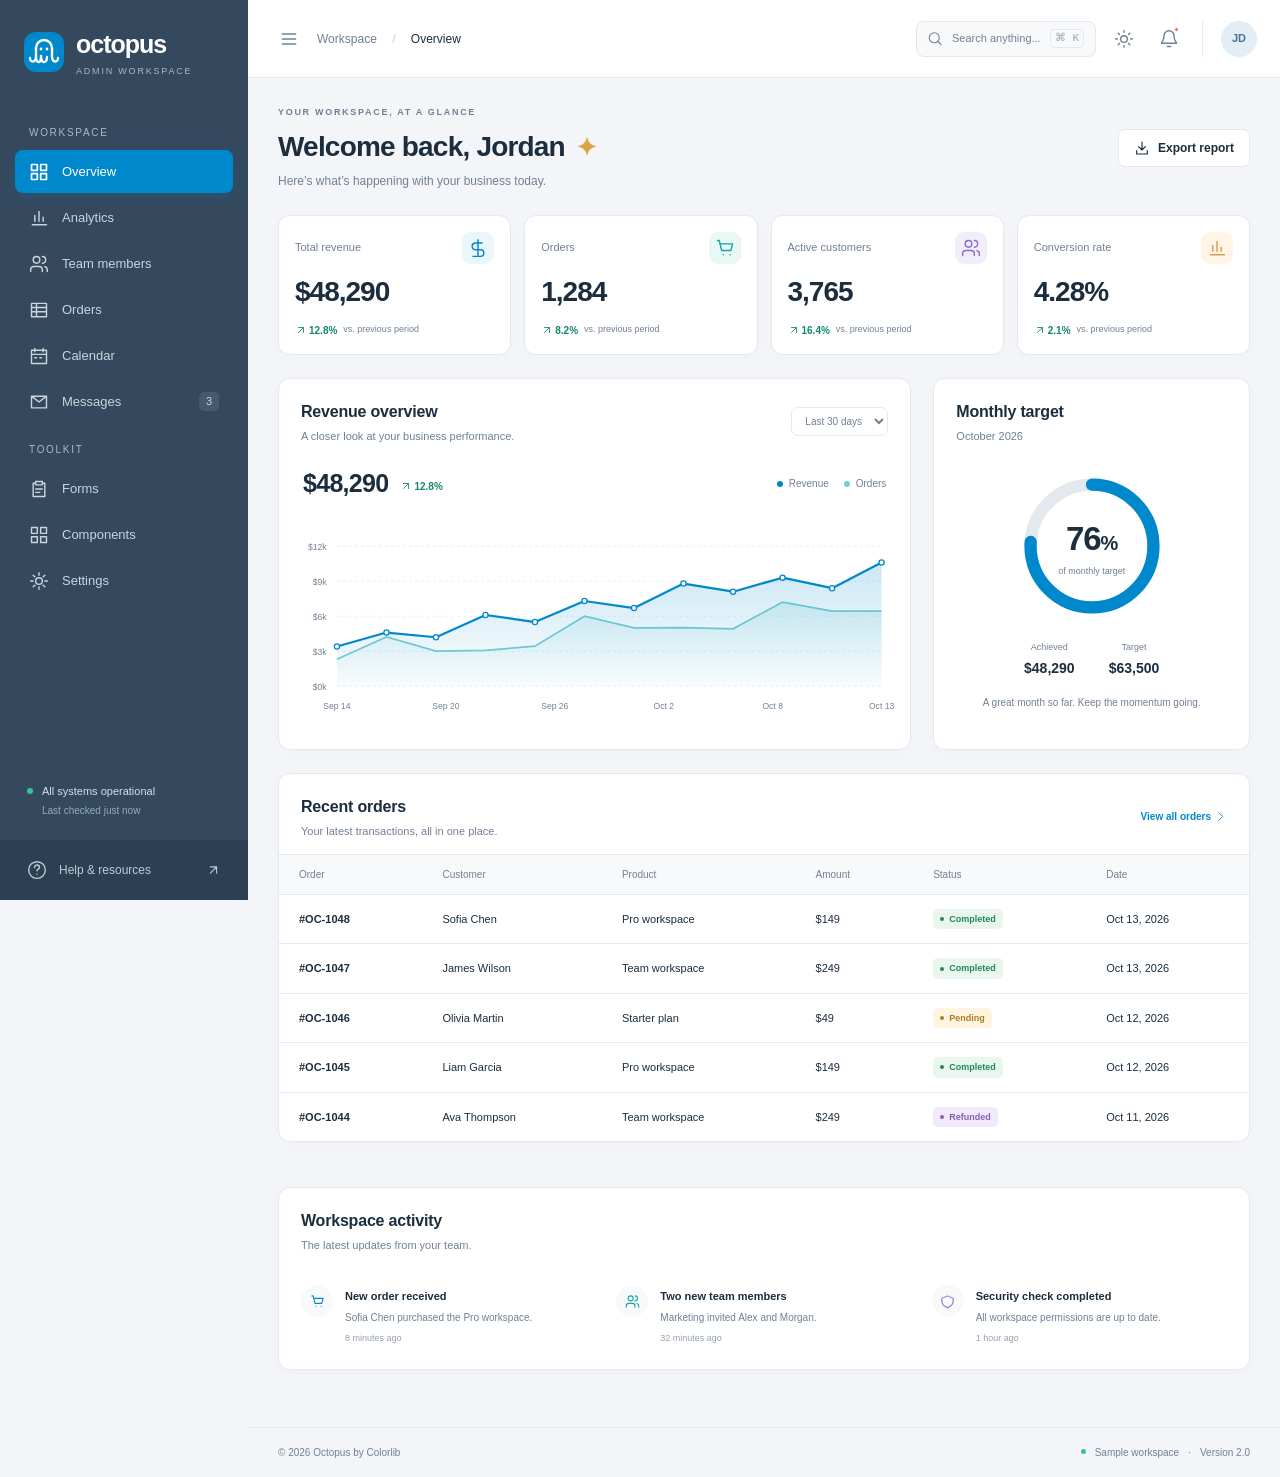
<file: index.html>
<!doctype html><html lang="en"><head><meta charset="utf-8"><meta name="viewport" content="width=device-width,initial-scale=1"><meta name="description" content="Octopus 2.0 — a modern slate-and-blue admin workspace by Colorlib."><meta name="robots" content="noindex, follow"><title>Overview · Octopus</title><link rel="icon" href="assets/favicon.svg" type="image/svg+xml"><script>try{let t=JSON.parse(localStorage.getItem("octopus.demo.v2.preferences")||"{}").theme;if(t==="dark"||(t==="system"&&matchMedia("(prefers-color-scheme:dark)").matches))document.documentElement.dataset.theme="dark"}catch(e){}</script><link rel="stylesheet" href="assets/octopus.css?v=88da1b9af5a2"><script defer src="assets/octopus.js?v=f597ef4b5172"></script></head><body data-page="index"><a class="skip-link" href="#main">Skip to content</a><aside class="sidebar" id="sidebar"><a aria-label="Octopus overview" class="brand" href="index.html"><svg class="brand-mark" viewBox="0 0 40 40" aria-hidden="true"><rect width="40" height="40" rx="12" fill="currentColor"/><path d="M12 24v-8a8 8 0 0 1 16 0v8m-16 0c0 7-6 7-6 2m6-2c0 8 5 8 5 1m0-1c0 8 6 8 6 1m5-1c0 7 6 7 6 2" fill="none" stroke="white" stroke-width="2.4" stroke-linecap="round"/><circle cx="17" cy="17" r="1.4" fill="white"/><circle cx="23" cy="17" r="1.4" fill="white"/></svg><span>octopus<small>ADMIN WORKSPACE</small></span></a><nav aria-label="Main navigation"><p class="nav-caption">Workspace</p><a aria-label="Overview" title="Overview" data-page="index" href="index.html"><svg class="icon" viewBox="0 0 24 24" fill="none" stroke="currentColor" stroke-width="1.7" stroke-linecap="round" stroke-linejoin="round" aria-hidden="true"><path d="M3 3h7v7H3z M14 3h7v7h-7z M3 14h7v7H3z M14 14h7v7h-7z"/></svg><span>Overview</span></a><a aria-label="Analytics" title="Analytics" data-page="charts" href="charts.html"><svg class="icon" viewBox="0 0 24 24" fill="none" stroke="currentColor" stroke-width="1.7" stroke-linecap="round" stroke-linejoin="round" aria-hidden="true"><path d="M4 20h17 M7 16V9 M12 16V4 M17 16v-5"/></svg><span>Analytics</span></a><a aria-label="Team members" title="Team members" data-page="users" href="users.html"><svg class="icon" viewBox="0 0 24 24" fill="none" stroke="currentColor" stroke-width="1.7" stroke-linecap="round" stroke-linejoin="round" aria-hidden="true"><path d="M16 21v-2a4 4 0 0 0-4-4H6a4 4 0 0 0-4 4v2 M16 3a4 4 0 0 1 0 8 M22 21v-2a4 4 0 0 0-3-3.87 M13 7a4 4 0 1 1-8 0 4 4 0 0 1 8 0"/></svg><span>Team members</span></a><a aria-label="Orders" title="Orders" data-page="tables" href="tables.html"><svg class="icon" viewBox="0 0 24 24" fill="none" stroke="currentColor" stroke-width="1.7" stroke-linecap="round" stroke-linejoin="round" aria-hidden="true"><path d="M3 4h18v16H3z M3 9h18 M9 4v16 M3 14h18"/></svg><span>Orders</span></a><a aria-label="Calendar" title="Calendar" data-page="calendar" href="calendar.html"><svg class="icon" viewBox="0 0 24 24" fill="none" stroke="currentColor" stroke-width="1.7" stroke-linecap="round" stroke-linejoin="round" aria-hidden="true"><path d="M3 5h18v16H3z M7 3v4 M17 3v4 M3 10h18 M7 14h2 M13 14h2"/></svg><span>Calendar</span></a><a aria-label="Messages" title="Messages" data-page="messages" href="messages.html"><svg class="icon" viewBox="0 0 24 24" fill="none" stroke="currentColor" stroke-width="1.7" stroke-linecap="round" stroke-linejoin="round" aria-hidden="true"><path d="M3 5h18v14H3z M3 5l9 7 9-7"/></svg><span>Messages</span><span class="nav-badge" id="message-badge">3</span></a><p class="nav-caption">Toolkit</p><a aria-label="Forms" title="Forms" data-page="forms" href="forms.html"><svg class="icon" viewBox="0 0 24 24" fill="none" stroke="currentColor" stroke-width="1.7" stroke-linecap="round" stroke-linejoin="round" aria-hidden="true"><path d="M8 3h8v4H8z M8 5H5v16h14V5h-3 M8 12h8 M8 16h5"/></svg><span>Forms</span></a><a aria-label="Components" title="Components" data-page="components" href="components.html"><svg class="icon" viewBox="0 0 24 24" fill="none" stroke="currentColor" stroke-width="1.7" stroke-linecap="round" stroke-linejoin="round" aria-hidden="true"><path d="M3 3h7v7H3z M14 3h7v7h-7z M3 14h7v7H3z M14 14h7v7h-7z"/></svg><span>Components</span></a><a aria-label="Settings" title="Settings" data-page="settings" href="settings.html"><svg class="icon" viewBox="0 0 24 24" fill="none" stroke="currentColor" stroke-width="1.7" stroke-linecap="round" stroke-linejoin="round" aria-hidden="true"><path d="M12 8a4 4 0 1 0 0 8 4 4 0 0 0 0-8 M12 2v3 M12 19v3 M2 12h3 M19 12h3 M5 5l2 2 M17 17l2 2 M5 19l2-2 M17 7l2-2"/></svg><span>Settings</span></a></nav><div class="sidebar-health"><span class="online-dot"></span><span>All systems operational<small>Last checked just now</small></span></div><a aria-label="Help and resources" class="sidebar-footer" href="components.html"><svg class="icon" viewBox="0 0 24 24" fill="none" stroke="currentColor" stroke-width="1.7" stroke-linecap="round" stroke-linejoin="round" aria-hidden="true"><path d="M9 9a3 3 0 0 1 6 0c0 2-3 2-3 4 M12 17h.01 M22 12a10 10 0 1 1-20 0 10 10 0 0 1 20 0"/></svg><span>Help & resources</span><svg class="icon" viewBox="0 0 24 24" fill="none" stroke="currentColor" stroke-width="1.7" stroke-linecap="round" stroke-linejoin="round" aria-hidden="true"><path d="M7 17L17 7 M7 7h10v10"/></svg></a></aside><button class="sidebar-backdrop" aria-label="Close navigation" hidden></button><div class="workspace"><header class="topbar"><button class="icon-button" id="menu-toggle" aria-controls="sidebar" aria-label="Toggle navigation" aria-expanded="false"><svg class="icon" viewBox="0 0 24 24" fill="none" stroke="currentColor" stroke-width="1.7" stroke-linecap="round" stroke-linejoin="round" aria-hidden="true"><path d="M4 6h16 M4 12h16 M4 18h16"/></svg></button><span class="breadcrumb">Workspace <span>/</span> <strong id="crumb"></strong></span><button class="search-trigger" data-search><svg class="icon" viewBox="0 0 24 24" fill="none" stroke="currentColor" stroke-width="1.7" stroke-linecap="round" stroke-linejoin="round" aria-hidden="true"><path d="M21 21l-5-5 M18 10a8 8 0 1 1-16 0 8 8 0 0 1 16 0"/></svg><span>Search anything...</span><kbd>⌘ K</kbd></button><div class="top-actions"><button class="icon-button" id="theme-toggle" aria-label="Toggle dark mode"><svg class="icon" viewBox="0 0 24 24" fill="none" stroke="currentColor" stroke-width="1.7" stroke-linecap="round" stroke-linejoin="round" aria-hidden="true"><path d="M12 8a4 4 0 1 0 0 8 4 4 0 0 0 0-8 M12 2v2 M12 20v2 M2 12h2 M20 12h2 M5 5l1.5 1.5 M17.5 17.5L19 19 M5 19l1.5-1.5 M17.5 6.5L19 5"/></svg></button><button class="icon-button notification-button" id="notification-button" aria-label="Open notifications" aria-expanded="false"><svg class="icon" viewBox="0 0 24 24" fill="none" stroke="currentColor" stroke-width="1.7" stroke-linecap="round" stroke-linejoin="round" aria-hidden="true"><path d="M18 8a6 6 0 0 0-12 0c0 7-3 7-3 9h18c0-2-3-2-3-9 M10 21h4"/></svg><span class="notification-dot"></span></button><a href="settings.html" class="profile-link"><span class="avatar">JD</span><span class="profile-name">Jordan Davis<small>Administrator</small></span></a></div></header><main id="main" tabindex="-1"><div class="page-intro"><div><p class="eyebrow">YOUR WORKSPACE, AT A GLANCE</p><h1>Welcome back, Jordan <span class="wave">✦</span></h1><p>Here’s what’s happening with your business today.</p></div><div class="intro-actions"><button class="button secondary" data-export="orders"><svg class="icon" viewBox="0 0 24 24" fill="none" stroke="currentColor" stroke-width="1.7" stroke-linecap="round" stroke-linejoin="round" aria-hidden="true"><path d="M12 3v12 M7 10l5 5 5-5 M4 16v5h16v-5"/></svg>Export report</button></div></div><div class="stat-grid"><article class="stat-card"><div class="stat-top"><span>Total revenue</span><span class="stat-icon blue"><svg class="icon" viewBox="0 0 24 24" fill="none" stroke="currentColor" stroke-width="1.7" stroke-linecap="round" stroke-linejoin="round" aria-hidden="true"><path d="M12 2v20 M17 6H9a4 4 0 0 0 0 8h6a4 4 0 0 1 0 8H6"/></svg></span></div><strong>$48,290</strong><div class="stat-bottom"><span class="positive"><svg class="icon" viewBox="0 0 24 24" fill="none" stroke="currentColor" stroke-width="1.7" stroke-linecap="round" stroke-linejoin="round" aria-hidden="true"><path d="M7 17L17 7 M7 7h10v10"/></svg>12.8%</span><span>vs. previous period</span></div><svg class="sparkline blue" viewBox="0 0 140 32" aria-hidden="true"><path d="M0 26l14-5 14 3 14-14 14 6 14-8 14 4 14-9 14 5 14-7" fill="none" stroke="currentColor" stroke-width="2"/></svg></article><article class="stat-card"><div class="stat-top"><span>Orders</span><span class="stat-icon teal"><svg class="icon" viewBox="0 0 24 24" fill="none" stroke="currentColor" stroke-width="1.7" stroke-linecap="round" stroke-linejoin="round" aria-hidden="true"><path d="M3 3h2l3 12h11l2-8H6 M10 20h.01 M18 20h.01"/></svg></span></div><strong>1,284</strong><div class="stat-bottom"><span class="positive"><svg class="icon" viewBox="0 0 24 24" fill="none" stroke="currentColor" stroke-width="1.7" stroke-linecap="round" stroke-linejoin="round" aria-hidden="true"><path d="M7 17L17 7 M7 7h10v10"/></svg>8.2%</span><span>vs. previous period</span></div><svg class="sparkline teal" viewBox="0 0 140 32" aria-hidden="true"><path d="M0 26l14-5 14 3 14-14 14 6 14-8 14 4 14-9 14 5 14-7" fill="none" stroke="currentColor" stroke-width="2"/></svg></article><article class="stat-card"><div class="stat-top"><span>Active customers</span><span class="stat-icon violet"><svg class="icon" viewBox="0 0 24 24" fill="none" stroke="currentColor" stroke-width="1.7" stroke-linecap="round" stroke-linejoin="round" aria-hidden="true"><path d="M16 21v-2a4 4 0 0 0-4-4H6a4 4 0 0 0-4 4v2 M16 3a4 4 0 0 1 0 8 M22 21v-2a4 4 0 0 0-3-3.87 M13 7a4 4 0 1 1-8 0 4 4 0 0 1 8 0"/></svg></span></div><strong>3,765</strong><div class="stat-bottom"><span class="positive"><svg class="icon" viewBox="0 0 24 24" fill="none" stroke="currentColor" stroke-width="1.7" stroke-linecap="round" stroke-linejoin="round" aria-hidden="true"><path d="M7 17L17 7 M7 7h10v10"/></svg>16.4%</span><span>vs. previous period</span></div><svg class="sparkline violet" viewBox="0 0 140 32" aria-hidden="true"><path d="M0 26l14-5 14 3 14-14 14 6 14-8 14 4 14-9 14 5 14-7" fill="none" stroke="currentColor" stroke-width="2"/></svg></article><article class="stat-card"><div class="stat-top"><span>Conversion rate</span><span class="stat-icon orange"><svg class="icon" viewBox="0 0 24 24" fill="none" stroke="currentColor" stroke-width="1.7" stroke-linecap="round" stroke-linejoin="round" aria-hidden="true"><path d="M4 20h17 M7 16V9 M12 16V4 M17 16v-5"/></svg></span></div><strong>4.28%</strong><div class="stat-bottom"><span class="positive"><svg class="icon" viewBox="0 0 24 24" fill="none" stroke="currentColor" stroke-width="1.7" stroke-linecap="round" stroke-linejoin="round" aria-hidden="true"><path d="M7 17L17 7 M7 7h10v10"/></svg>2.1%</span><span>vs. previous period</span></div><svg class="sparkline orange" viewBox="0 0 140 32" aria-hidden="true"><path d="M0 26l14-5 14 3 14-14 14 6 14-8 14 4 14-9 14 5 14-7" fill="none" stroke="currentColor" stroke-width="2"/></svg></article></div><div class="dashboard-chart-grid"><section class="panel "><div class="panel-head"><div><h2>Revenue overview</h2><p>A closer look at your business performance.</p></div><label class="select-label"><span class="sr-only">Chart time period</span><select class="chart-range"><option value="30">Last 30 days</option><option value="7">Last 7 days</option><option value="90">Last 90 days</option></select></label></div><div class="chart-summary"><strong id="chart-total">$48,290<small class="positive"><svg class="icon" viewBox="0 0 24 24" fill="none" stroke="currentColor" stroke-width="1.7" stroke-linecap="round" stroke-linejoin="round" aria-hidden="true"><path d="M7 17L17 7 M7 7h10v10"/></svg>12.8%</small></strong><div class="chart-legend"><button data-series="revenue" aria-pressed="true"><i class="dot blue"></i>Revenue</button><button data-series="orders" aria-pressed="true"><i class="dot cyan"></i>Orders</button></div></div><div class="revenue-chart" id="revenue-chart"></div></section><section class="panel "><div class="panel-head"><div><h2>Monthly target</h2><p>October 2026</p></div></div><div class="goal-visual"><svg viewBox="0 0 180 180" role="img" aria-label="Sales goal 76 percent complete"><circle cx="90" cy="90" r="70" fill="none" stroke="var(--border)" stroke-width="14"/><circle cx="90" cy="90" r="70" fill="none" stroke="var(--blue)" stroke-width="14" stroke-linecap="round" stroke-dasharray="334 440" transform="rotate(-90 90 90)"/></svg><div><strong>76<span>%</span></strong><small>of monthly target</small></div></div><div class="goal-values"><span><small>Achieved</small><strong>$48,290</strong></span><span><small>Target</small><strong>$63,500</strong></span></div><p class="goal-note">A great month so far. Keep the momentum going.</p></section></div><div class="dashboard-bottom-grid"><section class="panel "><div class="panel-head"><div><h2>Recent orders</h2><p>Your latest transactions, all in one place.</p></div><a class="text-link" href="tables.html">View all orders <svg class="icon" viewBox="0 0 24 24" fill="none" stroke="currentColor" stroke-width="1.7" stroke-linecap="round" stroke-linejoin="round" aria-hidden="true"><path d="M9 5l7 7-7 7"/></svg></a></div><div class="table-wrap"><table class="data-table"><thead><tr><th>Order</th><th>Customer</th><th>Product</th><th>Amount</th><th>Status</th><th>Date</th></tr></thead><tbody id="order-rows"></tbody></table></div></section><section class="panel "><div class="panel-head"><div><h2>Workspace activity</h2><p>The latest updates from your team.</p></div></div><ol class="activity-list"><li><span class="activity-icon blue"><svg class="icon" viewBox="0 0 24 24" fill="none" stroke="currentColor" stroke-width="1.7" stroke-linecap="round" stroke-linejoin="round" aria-hidden="true"><path d="M3 3h2l3 12h11l2-8H6 M10 20h.01 M18 20h.01"/></svg></span><div><strong>New order received</strong><p>Sofia Chen purchased the Pro workspace.</p><small>8 minutes ago</small></div></li><li><span class="activity-icon teal"><svg class="icon" viewBox="0 0 24 24" fill="none" stroke="currentColor" stroke-width="1.7" stroke-linecap="round" stroke-linejoin="round" aria-hidden="true"><path d="M16 21v-2a4 4 0 0 0-4-4H6a4 4 0 0 0-4 4v2 M16 3a4 4 0 0 1 0 8 M22 21v-2a4 4 0 0 0-3-3.87 M13 7a4 4 0 1 1-8 0 4 4 0 0 1 8 0"/></svg></span><div><strong>Two new team members</strong><p>Marketing invited Alex and Morgan.</p><small>32 minutes ago</small></div></li><li><span class="activity-icon violet"><svg class="icon" viewBox="0 0 24 24" fill="none" stroke="currentColor" stroke-width="1.7" stroke-linecap="round" stroke-linejoin="round" aria-hidden="true"><path d="M12 3l9 4v5c0 6-9 10-9 10S3 18 3 12V7z"/></svg></span><div><strong>Security check completed</strong><p>All workspace permissions are up to date.</p><small>1 hour ago</small></div></li></ol></section></div></main><footer class="footer"><span>© 2026 Octopus by <a href="https://colorlib.com">Colorlib</a></span><span class="footer-right"><span class="online-dot"></span>Sample workspace <span>·</span> Version 2.0</span></footer></div><dialog id="search-dialog"><div class="dialog-head"><h2>Find a page</h2><button class="icon-button" data-close aria-label="Close search"><svg class="icon" viewBox="0 0 24 24" fill="none" stroke="currentColor" stroke-width="1.7" stroke-linecap="round" stroke-linejoin="round" aria-hidden="true"><path d="M6 6l12 12 M6 18L18 6"/></svg></button></div><input id="page-search" type="search" placeholder="Search pages" aria-label="Search workspace pages"><div class="search-results" id="search-results"></div></dialog><dialog id="user-dialog"><div class="dialog-head"><h2>Add team member</h2><button class="icon-button" data-close aria-label="Close dialog"><svg class="icon" viewBox="0 0 24 24" fill="none" stroke="currentColor" stroke-width="1.7" stroke-linecap="round" stroke-linejoin="round" aria-hidden="true"><path d="M6 6l12 12 M6 18L18 6"/></svg></button></div><form id="user-form" class="form-stack"><label>Full name<input name="name" required minlength="2" maxlength="60"></label><label>Email<input name="email" type="email" required maxlength="120"></label><label>Role<select name="role"><option>Viewer</option><option>Editor</option><option>Admin</option></select></label><button class="button primary" type="submit">Add member</button></form></dialog><dialog id="event-dialog"><div class="dialog-head"><h2>New event</h2><button class="icon-button" data-close aria-label="Close dialog"><svg class="icon" viewBox="0 0 24 24" fill="none" stroke="currentColor" stroke-width="1.7" stroke-linecap="round" stroke-linejoin="round" aria-hidden="true"><path d="M6 6l12 12 M6 18L18 6"/></svg></button></div><form id="event-form" class="form-stack"><label>Event name<input name="title" required maxlength="60"></label><label>Date<input type="date" name="date" required></label><label>Category<select name="category"><option>Meeting</option><option>Milestone</option><option>Focus</option></select></label><button class="button primary" type="submit">Create event</button></form></dialog><dialog id="example-dialog"><div class="dialog-head"><h2>A focused conversation</h2><button class="icon-button" data-close aria-label="Close dialog"><svg class="icon" viewBox="0 0 24 24" fill="none" stroke="currentColor" stroke-width="1.7" stroke-linecap="round" stroke-linejoin="round" aria-hidden="true"><path d="M6 6l12 12 M6 18L18 6"/></svg></button></div><p>Dialogs help your team make a decision without losing their place.</p><button class="button primary" data-close>Got it</button></dialog><div id="toast" class="toast" role="status" aria-live="polite"></div><section class="notifications" id="notifications" hidden aria-label="Notifications"><h2>You’re all caught up</h2><p>Your workspace is running smoothly. Check Activity for the latest team updates.</p><a href="index.html">View workspace activity</a></section></body></html>
</file>
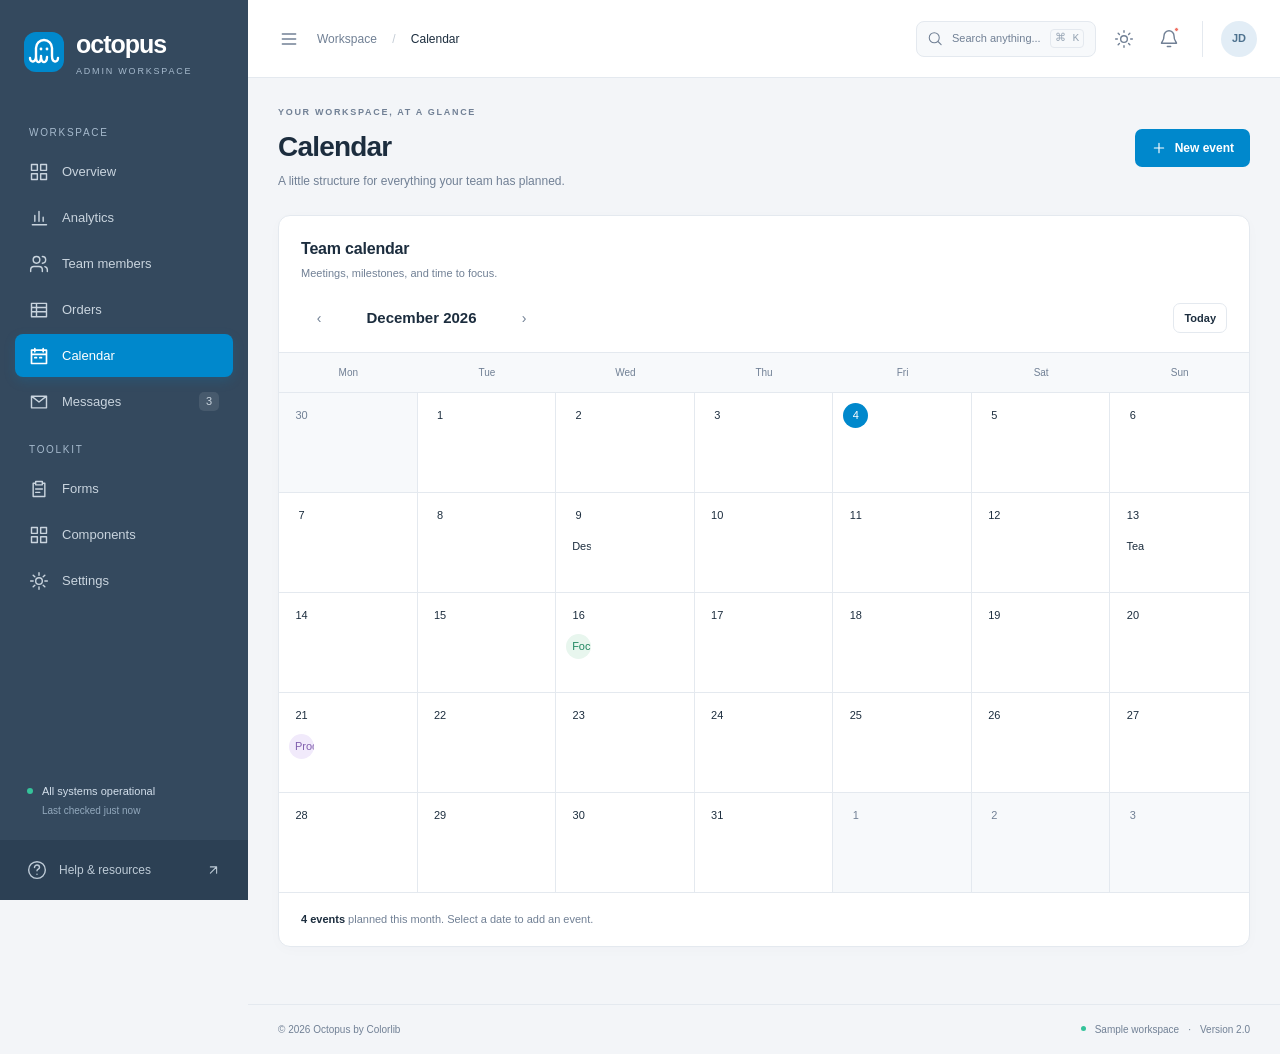
<file: calendar.html>
<!doctype html><html lang="en"><head><meta charset="utf-8"><meta name="viewport" content="width=device-width,initial-scale=1"><meta name="description" content="Octopus 2.0 — a modern slate-and-blue admin workspace by Colorlib."><meta name="robots" content="noindex, follow"><title>Calendar · Octopus</title><link rel="icon" href="assets/favicon.svg" type="image/svg+xml"><script>try{let t=JSON.parse(localStorage.getItem("octopus.demo.v2.preferences")||"{}").theme;if(t==="dark"||(t==="system"&&matchMedia("(prefers-color-scheme:dark)").matches))document.documentElement.dataset.theme="dark"}catch(e){}</script><link rel="stylesheet" href="assets/octopus.css?v=88da1b9af5a2"><script defer src="assets/octopus.js?v=f597ef4b5172"></script></head><body data-page="calendar"><a class="skip-link" href="#main">Skip to content</a><aside class="sidebar" id="sidebar"><a aria-label="Octopus overview" class="brand" href="index.html"><svg class="brand-mark" viewBox="0 0 40 40" aria-hidden="true"><rect width="40" height="40" rx="12" fill="currentColor"/><path d="M12 24v-8a8 8 0 0 1 16 0v8m-16 0c0 7-6 7-6 2m6-2c0 8 5 8 5 1m0-1c0 8 6 8 6 1m5-1c0 7 6 7 6 2" fill="none" stroke="white" stroke-width="2.4" stroke-linecap="round"/><circle cx="17" cy="17" r="1.4" fill="white"/><circle cx="23" cy="17" r="1.4" fill="white"/></svg><span>octopus<small>ADMIN WORKSPACE</small></span></a><nav aria-label="Main navigation"><p class="nav-caption">Workspace</p><a aria-label="Overview" title="Overview" data-page="index" href="index.html"><svg class="icon" viewBox="0 0 24 24" fill="none" stroke="currentColor" stroke-width="1.7" stroke-linecap="round" stroke-linejoin="round" aria-hidden="true"><path d="M3 3h7v7H3z M14 3h7v7h-7z M3 14h7v7H3z M14 14h7v7h-7z"/></svg><span>Overview</span></a><a aria-label="Analytics" title="Analytics" data-page="charts" href="charts.html"><svg class="icon" viewBox="0 0 24 24" fill="none" stroke="currentColor" stroke-width="1.7" stroke-linecap="round" stroke-linejoin="round" aria-hidden="true"><path d="M4 20h17 M7 16V9 M12 16V4 M17 16v-5"/></svg><span>Analytics</span></a><a aria-label="Team members" title="Team members" data-page="users" href="users.html"><svg class="icon" viewBox="0 0 24 24" fill="none" stroke="currentColor" stroke-width="1.7" stroke-linecap="round" stroke-linejoin="round" aria-hidden="true"><path d="M16 21v-2a4 4 0 0 0-4-4H6a4 4 0 0 0-4 4v2 M16 3a4 4 0 0 1 0 8 M22 21v-2a4 4 0 0 0-3-3.87 M13 7a4 4 0 1 1-8 0 4 4 0 0 1 8 0"/></svg><span>Team members</span></a><a aria-label="Orders" title="Orders" data-page="tables" href="tables.html"><svg class="icon" viewBox="0 0 24 24" fill="none" stroke="currentColor" stroke-width="1.7" stroke-linecap="round" stroke-linejoin="round" aria-hidden="true"><path d="M3 4h18v16H3z M3 9h18 M9 4v16 M3 14h18"/></svg><span>Orders</span></a><a aria-label="Calendar" title="Calendar" data-page="calendar" href="calendar.html"><svg class="icon" viewBox="0 0 24 24" fill="none" stroke="currentColor" stroke-width="1.7" stroke-linecap="round" stroke-linejoin="round" aria-hidden="true"><path d="M3 5h18v16H3z M7 3v4 M17 3v4 M3 10h18 M7 14h2 M13 14h2"/></svg><span>Calendar</span></a><a aria-label="Messages" title="Messages" data-page="messages" href="messages.html"><svg class="icon" viewBox="0 0 24 24" fill="none" stroke="currentColor" stroke-width="1.7" stroke-linecap="round" stroke-linejoin="round" aria-hidden="true"><path d="M3 5h18v14H3z M3 5l9 7 9-7"/></svg><span>Messages</span><span class="nav-badge" id="message-badge">3</span></a><p class="nav-caption">Toolkit</p><a aria-label="Forms" title="Forms" data-page="forms" href="forms.html"><svg class="icon" viewBox="0 0 24 24" fill="none" stroke="currentColor" stroke-width="1.7" stroke-linecap="round" stroke-linejoin="round" aria-hidden="true"><path d="M8 3h8v4H8z M8 5H5v16h14V5h-3 M8 12h8 M8 16h5"/></svg><span>Forms</span></a><a aria-label="Components" title="Components" data-page="components" href="components.html"><svg class="icon" viewBox="0 0 24 24" fill="none" stroke="currentColor" stroke-width="1.7" stroke-linecap="round" stroke-linejoin="round" aria-hidden="true"><path d="M3 3h7v7H3z M14 3h7v7h-7z M3 14h7v7H3z M14 14h7v7h-7z"/></svg><span>Components</span></a><a aria-label="Settings" title="Settings" data-page="settings" href="settings.html"><svg class="icon" viewBox="0 0 24 24" fill="none" stroke="currentColor" stroke-width="1.7" stroke-linecap="round" stroke-linejoin="round" aria-hidden="true"><path d="M12 8a4 4 0 1 0 0 8 4 4 0 0 0 0-8 M12 2v3 M12 19v3 M2 12h3 M19 12h3 M5 5l2 2 M17 17l2 2 M5 19l2-2 M17 7l2-2"/></svg><span>Settings</span></a></nav><div class="sidebar-health"><span class="online-dot"></span><span>All systems operational<small>Last checked just now</small></span></div><a aria-label="Help and resources" class="sidebar-footer" href="components.html"><svg class="icon" viewBox="0 0 24 24" fill="none" stroke="currentColor" stroke-width="1.7" stroke-linecap="round" stroke-linejoin="round" aria-hidden="true"><path d="M9 9a3 3 0 0 1 6 0c0 2-3 2-3 4 M12 17h.01 M22 12a10 10 0 1 1-20 0 10 10 0 0 1 20 0"/></svg><span>Help & resources</span><svg class="icon" viewBox="0 0 24 24" fill="none" stroke="currentColor" stroke-width="1.7" stroke-linecap="round" stroke-linejoin="round" aria-hidden="true"><path d="M7 17L17 7 M7 7h10v10"/></svg></a></aside><button class="sidebar-backdrop" aria-label="Close navigation" hidden></button><div class="workspace"><header class="topbar"><button class="icon-button" id="menu-toggle" aria-controls="sidebar" aria-label="Toggle navigation" aria-expanded="false"><svg class="icon" viewBox="0 0 24 24" fill="none" stroke="currentColor" stroke-width="1.7" stroke-linecap="round" stroke-linejoin="round" aria-hidden="true"><path d="M4 6h16 M4 12h16 M4 18h16"/></svg></button><span class="breadcrumb">Workspace <span>/</span> <strong id="crumb"></strong></span><button class="search-trigger" data-search><svg class="icon" viewBox="0 0 24 24" fill="none" stroke="currentColor" stroke-width="1.7" stroke-linecap="round" stroke-linejoin="round" aria-hidden="true"><path d="M21 21l-5-5 M18 10a8 8 0 1 1-16 0 8 8 0 0 1 16 0"/></svg><span>Search anything...</span><kbd>⌘ K</kbd></button><div class="top-actions"><button class="icon-button" id="theme-toggle" aria-label="Toggle dark mode"><svg class="icon" viewBox="0 0 24 24" fill="none" stroke="currentColor" stroke-width="1.7" stroke-linecap="round" stroke-linejoin="round" aria-hidden="true"><path d="M12 8a4 4 0 1 0 0 8 4 4 0 0 0 0-8 M12 2v2 M12 20v2 M2 12h2 M20 12h2 M5 5l1.5 1.5 M17.5 17.5L19 19 M5 19l1.5-1.5 M17.5 6.5L19 5"/></svg></button><button class="icon-button notification-button" id="notification-button" aria-label="Open notifications" aria-expanded="false"><svg class="icon" viewBox="0 0 24 24" fill="none" stroke="currentColor" stroke-width="1.7" stroke-linecap="round" stroke-linejoin="round" aria-hidden="true"><path d="M18 8a6 6 0 0 0-12 0c0 7-3 7-3 9h18c0-2-3-2-3-9 M10 21h4"/></svg><span class="notification-dot"></span></button><a href="settings.html" class="profile-link"><span class="avatar">JD</span><span class="profile-name">Jordan Davis<small>Administrator</small></span></a></div></header><main id="main" tabindex="-1"><div class="page-intro"><div><p class="eyebrow">YOUR WORKSPACE, AT A GLANCE</p><h1>Calendar</h1><p>A little structure for everything your team has planned.</p></div><div class="intro-actions"><button class="button primary" data-add-event><svg class="icon" viewBox="0 0 24 24" fill="none" stroke="currentColor" stroke-width="1.7" stroke-linecap="round" stroke-linejoin="round" aria-hidden="true"><path d="M12 5v14 M5 12h14"/></svg>New event</button></div></div><section class="panel "><div class="panel-head"><div><h2>Team calendar</h2><p>Meetings, milestones, and time to focus.</p></div></div><div class="calendar-toolbar"><div><button class="icon-button" id="month-prev" aria-label="Previous month">‹</button><h3 id="calendar-title"></h3><button class="icon-button" id="month-next" aria-label="Next month">›</button></div><button class="button secondary small" id="month-today">Today</button></div><div class="calendar-weekdays"><span>Mon</span><span>Tue</span><span>Wed</span><span>Thu</span><span>Fri</span><span>Sat</span><span>Sun</span></div><div class="calendar-grid" id="calendar-grid"></div><div class="calendar-events" id="calendar-events"></div></section></main><footer class="footer"><span>© 2026 Octopus by <a href="https://colorlib.com">Colorlib</a></span><span class="footer-right"><span class="online-dot"></span>Sample workspace <span>·</span> Version 2.0</span></footer></div><dialog id="search-dialog"><div class="dialog-head"><h2>Find a page</h2><button class="icon-button" data-close aria-label="Close search"><svg class="icon" viewBox="0 0 24 24" fill="none" stroke="currentColor" stroke-width="1.7" stroke-linecap="round" stroke-linejoin="round" aria-hidden="true"><path d="M6 6l12 12 M6 18L18 6"/></svg></button></div><input id="page-search" type="search" placeholder="Search pages" aria-label="Search workspace pages"><div class="search-results" id="search-results"></div></dialog><dialog id="user-dialog"><div class="dialog-head"><h2>Add team member</h2><button class="icon-button" data-close aria-label="Close dialog"><svg class="icon" viewBox="0 0 24 24" fill="none" stroke="currentColor" stroke-width="1.7" stroke-linecap="round" stroke-linejoin="round" aria-hidden="true"><path d="M6 6l12 12 M6 18L18 6"/></svg></button></div><form id="user-form" class="form-stack"><label>Full name<input name="name" required minlength="2" maxlength="60"></label><label>Email<input name="email" type="email" required maxlength="120"></label><label>Role<select name="role"><option>Viewer</option><option>Editor</option><option>Admin</option></select></label><button class="button primary" type="submit">Add member</button></form></dialog><dialog id="event-dialog"><div class="dialog-head"><h2>New event</h2><button class="icon-button" data-close aria-label="Close dialog"><svg class="icon" viewBox="0 0 24 24" fill="none" stroke="currentColor" stroke-width="1.7" stroke-linecap="round" stroke-linejoin="round" aria-hidden="true"><path d="M6 6l12 12 M6 18L18 6"/></svg></button></div><form id="event-form" class="form-stack"><label>Event name<input name="title" required maxlength="60"></label><label>Date<input type="date" name="date" required></label><label>Category<select name="category"><option>Meeting</option><option>Milestone</option><option>Focus</option></select></label><button class="button primary" type="submit">Create event</button></form></dialog><dialog id="example-dialog"><div class="dialog-head"><h2>A focused conversation</h2><button class="icon-button" data-close aria-label="Close dialog"><svg class="icon" viewBox="0 0 24 24" fill="none" stroke="currentColor" stroke-width="1.7" stroke-linecap="round" stroke-linejoin="round" aria-hidden="true"><path d="M6 6l12 12 M6 18L18 6"/></svg></button></div><p>Dialogs help your team make a decision without losing their place.</p><button class="button primary" data-close>Got it</button></dialog><div id="toast" class="toast" role="status" aria-live="polite"></div><section class="notifications" id="notifications" hidden aria-label="Notifications"><h2>You’re all caught up</h2><p>Your workspace is running smoothly. Check Activity for the latest team updates.</p><a href="index.html">View workspace activity</a></section></body></html>
</file>
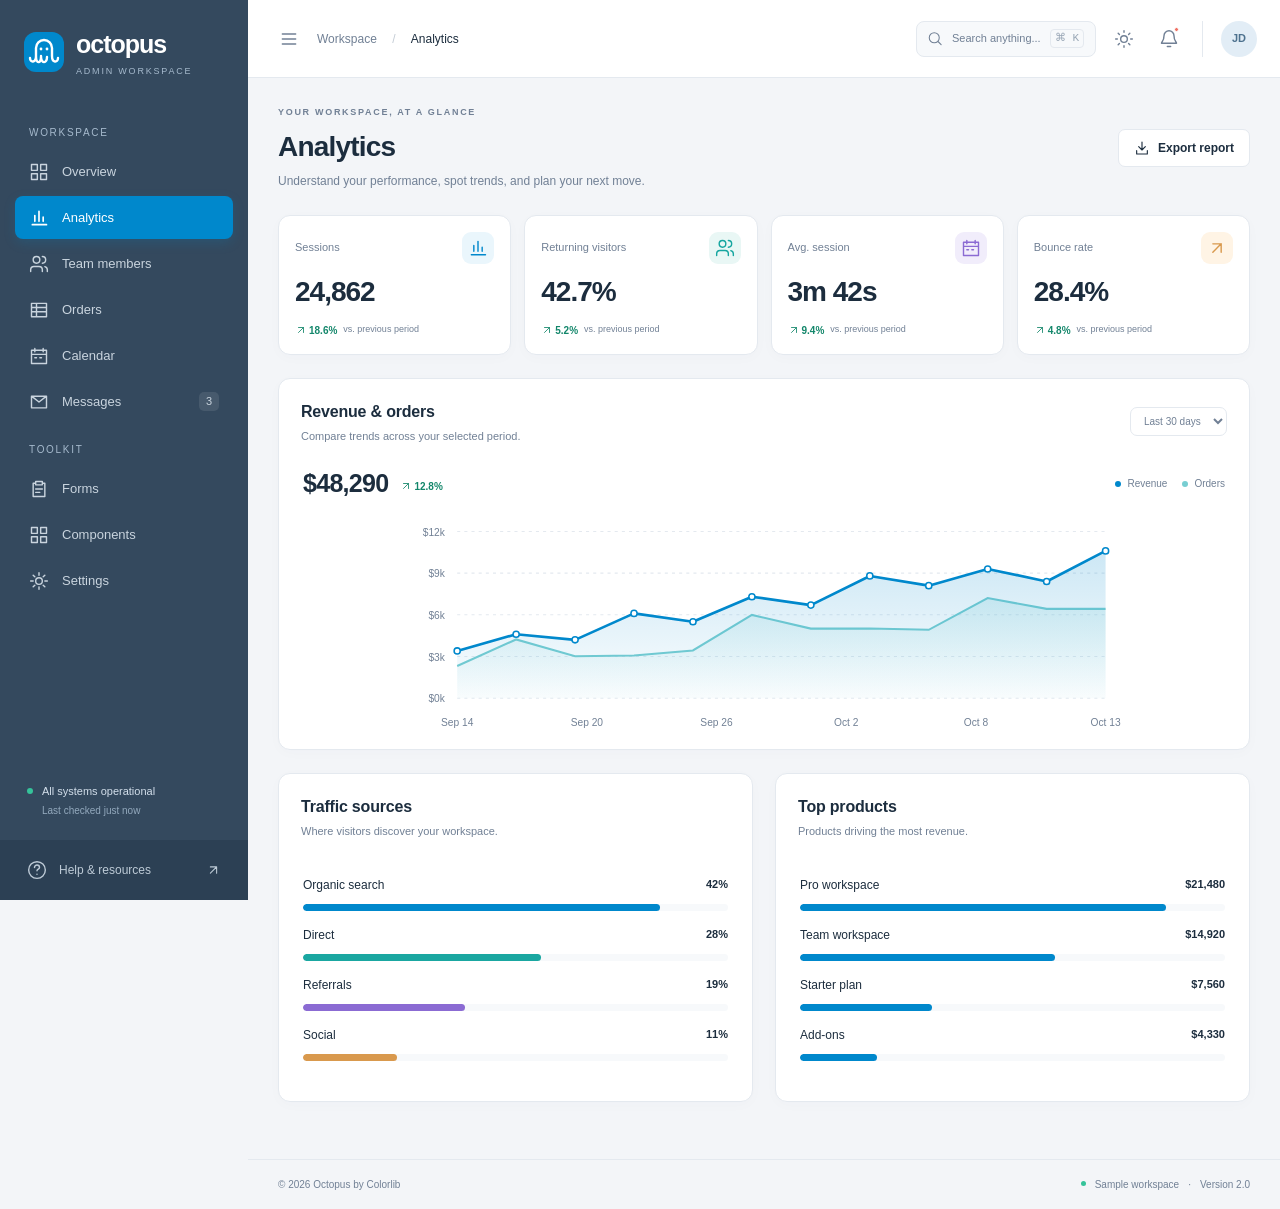
<file: charts.html>
<!doctype html><html lang="en"><head><meta charset="utf-8"><meta name="viewport" content="width=device-width,initial-scale=1"><meta name="description" content="Octopus 2.0 — a modern slate-and-blue admin workspace by Colorlib."><meta name="robots" content="noindex, follow"><title>Analytics · Octopus</title><link rel="icon" href="assets/favicon.svg" type="image/svg+xml"><script>try{let t=JSON.parse(localStorage.getItem("octopus.demo.v2.preferences")||"{}").theme;if(t==="dark"||(t==="system"&&matchMedia("(prefers-color-scheme:dark)").matches))document.documentElement.dataset.theme="dark"}catch(e){}</script><link rel="stylesheet" href="assets/octopus.css?v=88da1b9af5a2"><script defer src="assets/octopus.js?v=f597ef4b5172"></script></head><body data-page="charts"><a class="skip-link" href="#main">Skip to content</a><aside class="sidebar" id="sidebar"><a aria-label="Octopus overview" class="brand" href="index.html"><svg class="brand-mark" viewBox="0 0 40 40" aria-hidden="true"><rect width="40" height="40" rx="12" fill="currentColor"/><path d="M12 24v-8a8 8 0 0 1 16 0v8m-16 0c0 7-6 7-6 2m6-2c0 8 5 8 5 1m0-1c0 8 6 8 6 1m5-1c0 7 6 7 6 2" fill="none" stroke="white" stroke-width="2.4" stroke-linecap="round"/><circle cx="17" cy="17" r="1.4" fill="white"/><circle cx="23" cy="17" r="1.4" fill="white"/></svg><span>octopus<small>ADMIN WORKSPACE</small></span></a><nav aria-label="Main navigation"><p class="nav-caption">Workspace</p><a aria-label="Overview" title="Overview" data-page="index" href="index.html"><svg class="icon" viewBox="0 0 24 24" fill="none" stroke="currentColor" stroke-width="1.7" stroke-linecap="round" stroke-linejoin="round" aria-hidden="true"><path d="M3 3h7v7H3z M14 3h7v7h-7z M3 14h7v7H3z M14 14h7v7h-7z"/></svg><span>Overview</span></a><a aria-label="Analytics" title="Analytics" data-page="charts" href="charts.html"><svg class="icon" viewBox="0 0 24 24" fill="none" stroke="currentColor" stroke-width="1.7" stroke-linecap="round" stroke-linejoin="round" aria-hidden="true"><path d="M4 20h17 M7 16V9 M12 16V4 M17 16v-5"/></svg><span>Analytics</span></a><a aria-label="Team members" title="Team members" data-page="users" href="users.html"><svg class="icon" viewBox="0 0 24 24" fill="none" stroke="currentColor" stroke-width="1.7" stroke-linecap="round" stroke-linejoin="round" aria-hidden="true"><path d="M16 21v-2a4 4 0 0 0-4-4H6a4 4 0 0 0-4 4v2 M16 3a4 4 0 0 1 0 8 M22 21v-2a4 4 0 0 0-3-3.87 M13 7a4 4 0 1 1-8 0 4 4 0 0 1 8 0"/></svg><span>Team members</span></a><a aria-label="Orders" title="Orders" data-page="tables" href="tables.html"><svg class="icon" viewBox="0 0 24 24" fill="none" stroke="currentColor" stroke-width="1.7" stroke-linecap="round" stroke-linejoin="round" aria-hidden="true"><path d="M3 4h18v16H3z M3 9h18 M9 4v16 M3 14h18"/></svg><span>Orders</span></a><a aria-label="Calendar" title="Calendar" data-page="calendar" href="calendar.html"><svg class="icon" viewBox="0 0 24 24" fill="none" stroke="currentColor" stroke-width="1.7" stroke-linecap="round" stroke-linejoin="round" aria-hidden="true"><path d="M3 5h18v16H3z M7 3v4 M17 3v4 M3 10h18 M7 14h2 M13 14h2"/></svg><span>Calendar</span></a><a aria-label="Messages" title="Messages" data-page="messages" href="messages.html"><svg class="icon" viewBox="0 0 24 24" fill="none" stroke="currentColor" stroke-width="1.7" stroke-linecap="round" stroke-linejoin="round" aria-hidden="true"><path d="M3 5h18v14H3z M3 5l9 7 9-7"/></svg><span>Messages</span><span class="nav-badge" id="message-badge">3</span></a><p class="nav-caption">Toolkit</p><a aria-label="Forms" title="Forms" data-page="forms" href="forms.html"><svg class="icon" viewBox="0 0 24 24" fill="none" stroke="currentColor" stroke-width="1.7" stroke-linecap="round" stroke-linejoin="round" aria-hidden="true"><path d="M8 3h8v4H8z M8 5H5v16h14V5h-3 M8 12h8 M8 16h5"/></svg><span>Forms</span></a><a aria-label="Components" title="Components" data-page="components" href="components.html"><svg class="icon" viewBox="0 0 24 24" fill="none" stroke="currentColor" stroke-width="1.7" stroke-linecap="round" stroke-linejoin="round" aria-hidden="true"><path d="M3 3h7v7H3z M14 3h7v7h-7z M3 14h7v7H3z M14 14h7v7h-7z"/></svg><span>Components</span></a><a aria-label="Settings" title="Settings" data-page="settings" href="settings.html"><svg class="icon" viewBox="0 0 24 24" fill="none" stroke="currentColor" stroke-width="1.7" stroke-linecap="round" stroke-linejoin="round" aria-hidden="true"><path d="M12 8a4 4 0 1 0 0 8 4 4 0 0 0 0-8 M12 2v3 M12 19v3 M2 12h3 M19 12h3 M5 5l2 2 M17 17l2 2 M5 19l2-2 M17 7l2-2"/></svg><span>Settings</span></a></nav><div class="sidebar-health"><span class="online-dot"></span><span>All systems operational<small>Last checked just now</small></span></div><a aria-label="Help and resources" class="sidebar-footer" href="components.html"><svg class="icon" viewBox="0 0 24 24" fill="none" stroke="currentColor" stroke-width="1.7" stroke-linecap="round" stroke-linejoin="round" aria-hidden="true"><path d="M9 9a3 3 0 0 1 6 0c0 2-3 2-3 4 M12 17h.01 M22 12a10 10 0 1 1-20 0 10 10 0 0 1 20 0"/></svg><span>Help & resources</span><svg class="icon" viewBox="0 0 24 24" fill="none" stroke="currentColor" stroke-width="1.7" stroke-linecap="round" stroke-linejoin="round" aria-hidden="true"><path d="M7 17L17 7 M7 7h10v10"/></svg></a></aside><button class="sidebar-backdrop" aria-label="Close navigation" hidden></button><div class="workspace"><header class="topbar"><button class="icon-button" id="menu-toggle" aria-controls="sidebar" aria-label="Toggle navigation" aria-expanded="false"><svg class="icon" viewBox="0 0 24 24" fill="none" stroke="currentColor" stroke-width="1.7" stroke-linecap="round" stroke-linejoin="round" aria-hidden="true"><path d="M4 6h16 M4 12h16 M4 18h16"/></svg></button><span class="breadcrumb">Workspace <span>/</span> <strong id="crumb"></strong></span><button class="search-trigger" data-search><svg class="icon" viewBox="0 0 24 24" fill="none" stroke="currentColor" stroke-width="1.7" stroke-linecap="round" stroke-linejoin="round" aria-hidden="true"><path d="M21 21l-5-5 M18 10a8 8 0 1 1-16 0 8 8 0 0 1 16 0"/></svg><span>Search anything...</span><kbd>⌘ K</kbd></button><div class="top-actions"><button class="icon-button" id="theme-toggle" aria-label="Toggle dark mode"><svg class="icon" viewBox="0 0 24 24" fill="none" stroke="currentColor" stroke-width="1.7" stroke-linecap="round" stroke-linejoin="round" aria-hidden="true"><path d="M12 8a4 4 0 1 0 0 8 4 4 0 0 0 0-8 M12 2v2 M12 20v2 M2 12h2 M20 12h2 M5 5l1.5 1.5 M17.5 17.5L19 19 M5 19l1.5-1.5 M17.5 6.5L19 5"/></svg></button><button class="icon-button notification-button" id="notification-button" aria-label="Open notifications" aria-expanded="false"><svg class="icon" viewBox="0 0 24 24" fill="none" stroke="currentColor" stroke-width="1.7" stroke-linecap="round" stroke-linejoin="round" aria-hidden="true"><path d="M18 8a6 6 0 0 0-12 0c0 7-3 7-3 9h18c0-2-3-2-3-9 M10 21h4"/></svg><span class="notification-dot"></span></button><a href="settings.html" class="profile-link"><span class="avatar">JD</span><span class="profile-name">Jordan Davis<small>Administrator</small></span></a></div></header><main id="main" tabindex="-1"><div class="page-intro"><div><p class="eyebrow">YOUR WORKSPACE, AT A GLANCE</p><h1>Analytics</h1><p>Understand your performance, spot trends, and plan your next move.</p></div><div class="intro-actions"><button class="button secondary" data-export="analytics"><svg class="icon" viewBox="0 0 24 24" fill="none" stroke="currentColor" stroke-width="1.7" stroke-linecap="round" stroke-linejoin="round" aria-hidden="true"><path d="M12 3v12 M7 10l5 5 5-5 M4 16v5h16v-5"/></svg>Export report</button></div></div><div class="stat-grid"><article class="stat-card"><div class="stat-top"><span>Sessions</span><span class="stat-icon blue"><svg class="icon" viewBox="0 0 24 24" fill="none" stroke="currentColor" stroke-width="1.7" stroke-linecap="round" stroke-linejoin="round" aria-hidden="true"><path d="M4 20h17 M7 16V9 M12 16V4 M17 16v-5"/></svg></span></div><strong>24,862</strong><div class="stat-bottom"><span class="positive"><svg class="icon" viewBox="0 0 24 24" fill="none" stroke="currentColor" stroke-width="1.7" stroke-linecap="round" stroke-linejoin="round" aria-hidden="true"><path d="M7 17L17 7 M7 7h10v10"/></svg>18.6%</span><span>vs. previous period</span></div><svg class="sparkline blue" viewBox="0 0 140 32" aria-hidden="true"><path d="M0 26l14-5 14 3 14-14 14 6 14-8 14 4 14-9 14 5 14-7" fill="none" stroke="currentColor" stroke-width="2"/></svg></article><article class="stat-card"><div class="stat-top"><span>Returning visitors</span><span class="stat-icon teal"><svg class="icon" viewBox="0 0 24 24" fill="none" stroke="currentColor" stroke-width="1.7" stroke-linecap="round" stroke-linejoin="round" aria-hidden="true"><path d="M16 21v-2a4 4 0 0 0-4-4H6a4 4 0 0 0-4 4v2 M16 3a4 4 0 0 1 0 8 M22 21v-2a4 4 0 0 0-3-3.87 M13 7a4 4 0 1 1-8 0 4 4 0 0 1 8 0"/></svg></span></div><strong>42.7%</strong><div class="stat-bottom"><span class="positive"><svg class="icon" viewBox="0 0 24 24" fill="none" stroke="currentColor" stroke-width="1.7" stroke-linecap="round" stroke-linejoin="round" aria-hidden="true"><path d="M7 17L17 7 M7 7h10v10"/></svg>5.2%</span><span>vs. previous period</span></div><svg class="sparkline teal" viewBox="0 0 140 32" aria-hidden="true"><path d="M0 26l14-5 14 3 14-14 14 6 14-8 14 4 14-9 14 5 14-7" fill="none" stroke="currentColor" stroke-width="2"/></svg></article><article class="stat-card"><div class="stat-top"><span>Avg. session</span><span class="stat-icon violet"><svg class="icon" viewBox="0 0 24 24" fill="none" stroke="currentColor" stroke-width="1.7" stroke-linecap="round" stroke-linejoin="round" aria-hidden="true"><path d="M3 5h18v16H3z M7 3v4 M17 3v4 M3 10h18 M7 14h2 M13 14h2"/></svg></span></div><strong>3m 42s</strong><div class="stat-bottom"><span class="positive"><svg class="icon" viewBox="0 0 24 24" fill="none" stroke="currentColor" stroke-width="1.7" stroke-linecap="round" stroke-linejoin="round" aria-hidden="true"><path d="M7 17L17 7 M7 7h10v10"/></svg>9.4%</span><span>vs. previous period</span></div><svg class="sparkline violet" viewBox="0 0 140 32" aria-hidden="true"><path d="M0 26l14-5 14 3 14-14 14 6 14-8 14 4 14-9 14 5 14-7" fill="none" stroke="currentColor" stroke-width="2"/></svg></article><article class="stat-card"><div class="stat-top"><span>Bounce rate</span><span class="stat-icon orange"><svg class="icon" viewBox="0 0 24 24" fill="none" stroke="currentColor" stroke-width="1.7" stroke-linecap="round" stroke-linejoin="round" aria-hidden="true"><path d="M7 17L17 7 M7 7h10v10"/></svg></span></div><strong>28.4%</strong><div class="stat-bottom"><span class="positive"><svg class="icon" viewBox="0 0 24 24" fill="none" stroke="currentColor" stroke-width="1.7" stroke-linecap="round" stroke-linejoin="round" aria-hidden="true"><path d="M7 17L17 7 M7 7h10v10"/></svg>4.8%</span><span>vs. previous period</span></div><svg class="sparkline orange" viewBox="0 0 140 32" aria-hidden="true"><path d="M0 26l14-5 14 3 14-14 14 6 14-8 14 4 14-9 14 5 14-7" fill="none" stroke="currentColor" stroke-width="2"/></svg></article></div><section class="panel "><div class="panel-head"><div><h2>Revenue & orders</h2><p>Compare trends across your selected period.</p></div><label class="select-label"><span class="sr-only">Chart time period</span><select class="chart-range"><option value="30">Last 30 days</option><option value="7">Last 7 days</option><option value="90">Last 90 days</option></select></label></div><div class="chart-summary"><strong id="chart-total">$48,290<small class="positive"><svg class="icon" viewBox="0 0 24 24" fill="none" stroke="currentColor" stroke-width="1.7" stroke-linecap="round" stroke-linejoin="round" aria-hidden="true"><path d="M7 17L17 7 M7 7h10v10"/></svg>12.8%</small></strong><div class="chart-legend"><button data-series="revenue" aria-pressed="true"><i class="dot blue"></i>Revenue</button><button data-series="orders" aria-pressed="true"><i class="dot cyan"></i>Orders</button></div></div><div class="revenue-chart" id="revenue-chart"></div></section><div class="two-column"><section class="panel "><div class="panel-head"><div><h2>Traffic sources</h2><p>Where visitors discover your workspace.</p></div></div><div id="traffic-sources" class="bar-list"></div></section><section class="panel "><div class="panel-head"><div><h2>Top products</h2><p>Products driving the most revenue.</p></div></div><div class="bar-list"><div class="bar-row"><div><span>Pro workspace</span><strong>$21,480</strong></div><div class="progress"><span style="width:86%"></span></div></div><div class="bar-row"><div><span>Team workspace</span><strong>$14,920</strong></div><div class="progress"><span style="width:60%"></span></div></div><div class="bar-row"><div><span>Starter plan</span><strong>$7,560</strong></div><div class="progress"><span style="width:31%"></span></div></div><div class="bar-row"><div><span>Add-ons</span><strong>$4,330</strong></div><div class="progress"><span style="width:18%"></span></div></div></div></section></div></main><footer class="footer"><span>© 2026 Octopus by <a href="https://colorlib.com">Colorlib</a></span><span class="footer-right"><span class="online-dot"></span>Sample workspace <span>·</span> Version 2.0</span></footer></div><dialog id="search-dialog"><div class="dialog-head"><h2>Find a page</h2><button class="icon-button" data-close aria-label="Close search"><svg class="icon" viewBox="0 0 24 24" fill="none" stroke="currentColor" stroke-width="1.7" stroke-linecap="round" stroke-linejoin="round" aria-hidden="true"><path d="M6 6l12 12 M6 18L18 6"/></svg></button></div><input id="page-search" type="search" placeholder="Search pages" aria-label="Search workspace pages"><div class="search-results" id="search-results"></div></dialog><dialog id="user-dialog"><div class="dialog-head"><h2>Add team member</h2><button class="icon-button" data-close aria-label="Close dialog"><svg class="icon" viewBox="0 0 24 24" fill="none" stroke="currentColor" stroke-width="1.7" stroke-linecap="round" stroke-linejoin="round" aria-hidden="true"><path d="M6 6l12 12 M6 18L18 6"/></svg></button></div><form id="user-form" class="form-stack"><label>Full name<input name="name" required minlength="2" maxlength="60"></label><label>Email<input name="email" type="email" required maxlength="120"></label><label>Role<select name="role"><option>Viewer</option><option>Editor</option><option>Admin</option></select></label><button class="button primary" type="submit">Add member</button></form></dialog><dialog id="event-dialog"><div class="dialog-head"><h2>New event</h2><button class="icon-button" data-close aria-label="Close dialog"><svg class="icon" viewBox="0 0 24 24" fill="none" stroke="currentColor" stroke-width="1.7" stroke-linecap="round" stroke-linejoin="round" aria-hidden="true"><path d="M6 6l12 12 M6 18L18 6"/></svg></button></div><form id="event-form" class="form-stack"><label>Event name<input name="title" required maxlength="60"></label><label>Date<input type="date" name="date" required></label><label>Category<select name="category"><option>Meeting</option><option>Milestone</option><option>Focus</option></select></label><button class="button primary" type="submit">Create event</button></form></dialog><dialog id="example-dialog"><div class="dialog-head"><h2>A focused conversation</h2><button class="icon-button" data-close aria-label="Close dialog"><svg class="icon" viewBox="0 0 24 24" fill="none" stroke="currentColor" stroke-width="1.7" stroke-linecap="round" stroke-linejoin="round" aria-hidden="true"><path d="M6 6l12 12 M6 18L18 6"/></svg></button></div><p>Dialogs help your team make a decision without losing their place.</p><button class="button primary" data-close>Got it</button></dialog><div id="toast" class="toast" role="status" aria-live="polite"></div><section class="notifications" id="notifications" hidden aria-label="Notifications"><h2>You’re all caught up</h2><p>Your workspace is running smoothly. Check Activity for the latest team updates.</p><a href="index.html">View workspace activity</a></section></body></html>
</file>
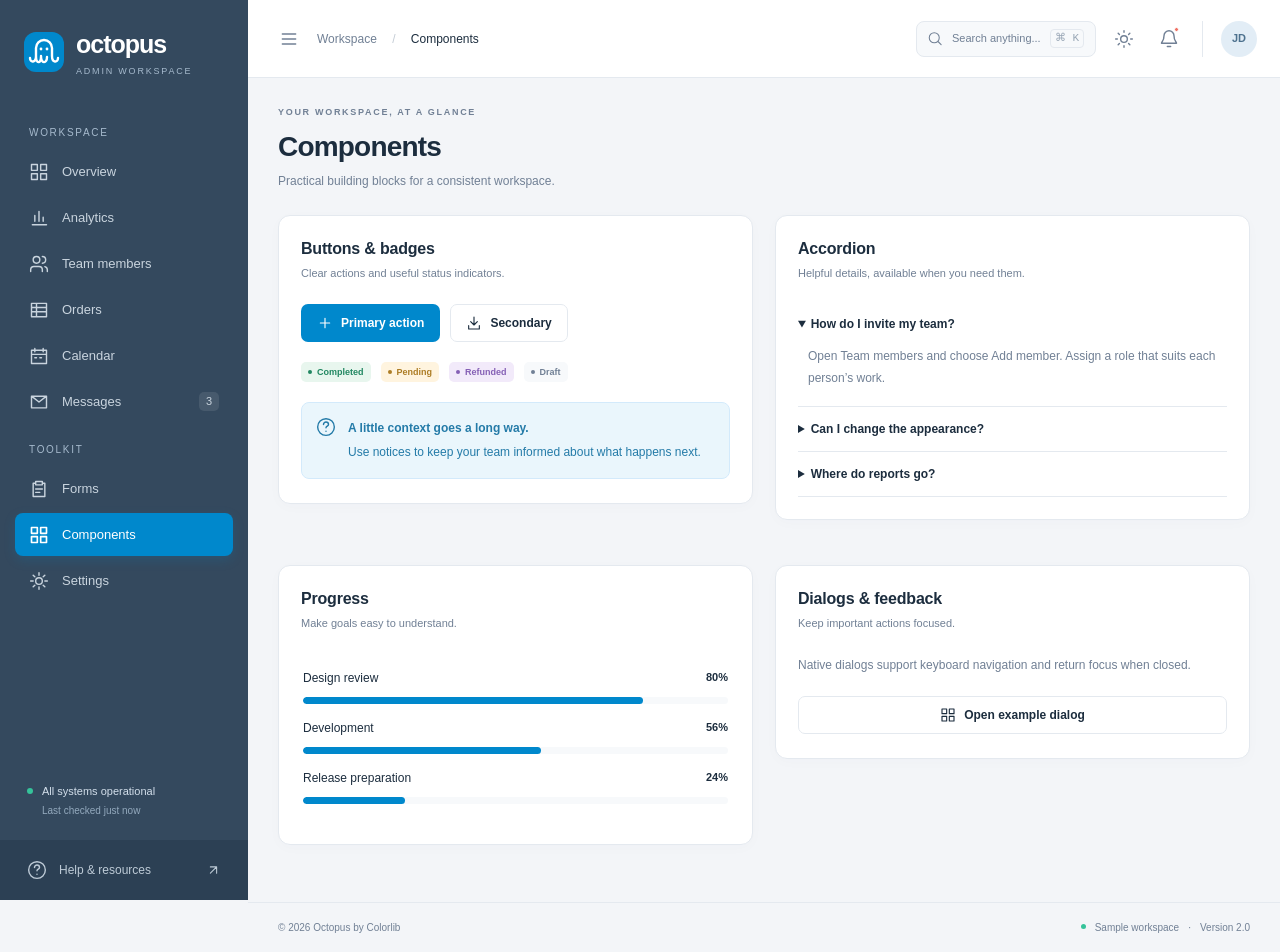
<file: components.html>
<!doctype html><html lang="en"><head><meta charset="utf-8"><meta name="viewport" content="width=device-width,initial-scale=1"><meta name="description" content="Octopus 2.0 — a modern slate-and-blue admin workspace by Colorlib."><meta name="robots" content="noindex, follow"><title>Components · Octopus</title><link rel="icon" href="assets/favicon.svg" type="image/svg+xml"><script>try{let t=JSON.parse(localStorage.getItem("octopus.demo.v2.preferences")||"{}").theme;if(t==="dark"||(t==="system"&&matchMedia("(prefers-color-scheme:dark)").matches))document.documentElement.dataset.theme="dark"}catch(e){}</script><link rel="stylesheet" href="assets/octopus.css?v=88da1b9af5a2"><script defer src="assets/octopus.js?v=f597ef4b5172"></script></head><body data-page="components"><a class="skip-link" href="#main">Skip to content</a><aside class="sidebar" id="sidebar"><a aria-label="Octopus overview" class="brand" href="index.html"><svg class="brand-mark" viewBox="0 0 40 40" aria-hidden="true"><rect width="40" height="40" rx="12" fill="currentColor"/><path d="M12 24v-8a8 8 0 0 1 16 0v8m-16 0c0 7-6 7-6 2m6-2c0 8 5 8 5 1m0-1c0 8 6 8 6 1m5-1c0 7 6 7 6 2" fill="none" stroke="white" stroke-width="2.4" stroke-linecap="round"/><circle cx="17" cy="17" r="1.4" fill="white"/><circle cx="23" cy="17" r="1.4" fill="white"/></svg><span>octopus<small>ADMIN WORKSPACE</small></span></a><nav aria-label="Main navigation"><p class="nav-caption">Workspace</p><a aria-label="Overview" title="Overview" data-page="index" href="index.html"><svg class="icon" viewBox="0 0 24 24" fill="none" stroke="currentColor" stroke-width="1.7" stroke-linecap="round" stroke-linejoin="round" aria-hidden="true"><path d="M3 3h7v7H3z M14 3h7v7h-7z M3 14h7v7H3z M14 14h7v7h-7z"/></svg><span>Overview</span></a><a aria-label="Analytics" title="Analytics" data-page="charts" href="charts.html"><svg class="icon" viewBox="0 0 24 24" fill="none" stroke="currentColor" stroke-width="1.7" stroke-linecap="round" stroke-linejoin="round" aria-hidden="true"><path d="M4 20h17 M7 16V9 M12 16V4 M17 16v-5"/></svg><span>Analytics</span></a><a aria-label="Team members" title="Team members" data-page="users" href="users.html"><svg class="icon" viewBox="0 0 24 24" fill="none" stroke="currentColor" stroke-width="1.7" stroke-linecap="round" stroke-linejoin="round" aria-hidden="true"><path d="M16 21v-2a4 4 0 0 0-4-4H6a4 4 0 0 0-4 4v2 M16 3a4 4 0 0 1 0 8 M22 21v-2a4 4 0 0 0-3-3.87 M13 7a4 4 0 1 1-8 0 4 4 0 0 1 8 0"/></svg><span>Team members</span></a><a aria-label="Orders" title="Orders" data-page="tables" href="tables.html"><svg class="icon" viewBox="0 0 24 24" fill="none" stroke="currentColor" stroke-width="1.7" stroke-linecap="round" stroke-linejoin="round" aria-hidden="true"><path d="M3 4h18v16H3z M3 9h18 M9 4v16 M3 14h18"/></svg><span>Orders</span></a><a aria-label="Calendar" title="Calendar" data-page="calendar" href="calendar.html"><svg class="icon" viewBox="0 0 24 24" fill="none" stroke="currentColor" stroke-width="1.7" stroke-linecap="round" stroke-linejoin="round" aria-hidden="true"><path d="M3 5h18v16H3z M7 3v4 M17 3v4 M3 10h18 M7 14h2 M13 14h2"/></svg><span>Calendar</span></a><a aria-label="Messages" title="Messages" data-page="messages" href="messages.html"><svg class="icon" viewBox="0 0 24 24" fill="none" stroke="currentColor" stroke-width="1.7" stroke-linecap="round" stroke-linejoin="round" aria-hidden="true"><path d="M3 5h18v14H3z M3 5l9 7 9-7"/></svg><span>Messages</span><span class="nav-badge" id="message-badge">3</span></a><p class="nav-caption">Toolkit</p><a aria-label="Forms" title="Forms" data-page="forms" href="forms.html"><svg class="icon" viewBox="0 0 24 24" fill="none" stroke="currentColor" stroke-width="1.7" stroke-linecap="round" stroke-linejoin="round" aria-hidden="true"><path d="M8 3h8v4H8z M8 5H5v16h14V5h-3 M8 12h8 M8 16h5"/></svg><span>Forms</span></a><a aria-label="Components" title="Components" data-page="components" href="components.html"><svg class="icon" viewBox="0 0 24 24" fill="none" stroke="currentColor" stroke-width="1.7" stroke-linecap="round" stroke-linejoin="round" aria-hidden="true"><path d="M3 3h7v7H3z M14 3h7v7h-7z M3 14h7v7H3z M14 14h7v7h-7z"/></svg><span>Components</span></a><a aria-label="Settings" title="Settings" data-page="settings" href="settings.html"><svg class="icon" viewBox="0 0 24 24" fill="none" stroke="currentColor" stroke-width="1.7" stroke-linecap="round" stroke-linejoin="round" aria-hidden="true"><path d="M12 8a4 4 0 1 0 0 8 4 4 0 0 0 0-8 M12 2v3 M12 19v3 M2 12h3 M19 12h3 M5 5l2 2 M17 17l2 2 M5 19l2-2 M17 7l2-2"/></svg><span>Settings</span></a></nav><div class="sidebar-health"><span class="online-dot"></span><span>All systems operational<small>Last checked just now</small></span></div><a aria-label="Help and resources" class="sidebar-footer" href="components.html"><svg class="icon" viewBox="0 0 24 24" fill="none" stroke="currentColor" stroke-width="1.7" stroke-linecap="round" stroke-linejoin="round" aria-hidden="true"><path d="M9 9a3 3 0 0 1 6 0c0 2-3 2-3 4 M12 17h.01 M22 12a10 10 0 1 1-20 0 10 10 0 0 1 20 0"/></svg><span>Help & resources</span><svg class="icon" viewBox="0 0 24 24" fill="none" stroke="currentColor" stroke-width="1.7" stroke-linecap="round" stroke-linejoin="round" aria-hidden="true"><path d="M7 17L17 7 M7 7h10v10"/></svg></a></aside><button class="sidebar-backdrop" aria-label="Close navigation" hidden></button><div class="workspace"><header class="topbar"><button class="icon-button" id="menu-toggle" aria-controls="sidebar" aria-label="Toggle navigation" aria-expanded="false"><svg class="icon" viewBox="0 0 24 24" fill="none" stroke="currentColor" stroke-width="1.7" stroke-linecap="round" stroke-linejoin="round" aria-hidden="true"><path d="M4 6h16 M4 12h16 M4 18h16"/></svg></button><span class="breadcrumb">Workspace <span>/</span> <strong id="crumb"></strong></span><button class="search-trigger" data-search><svg class="icon" viewBox="0 0 24 24" fill="none" stroke="currentColor" stroke-width="1.7" stroke-linecap="round" stroke-linejoin="round" aria-hidden="true"><path d="M21 21l-5-5 M18 10a8 8 0 1 1-16 0 8 8 0 0 1 16 0"/></svg><span>Search anything...</span><kbd>⌘ K</kbd></button><div class="top-actions"><button class="icon-button" id="theme-toggle" aria-label="Toggle dark mode"><svg class="icon" viewBox="0 0 24 24" fill="none" stroke="currentColor" stroke-width="1.7" stroke-linecap="round" stroke-linejoin="round" aria-hidden="true"><path d="M12 8a4 4 0 1 0 0 8 4 4 0 0 0 0-8 M12 2v2 M12 20v2 M2 12h2 M20 12h2 M5 5l1.5 1.5 M17.5 17.5L19 19 M5 19l1.5-1.5 M17.5 6.5L19 5"/></svg></button><button class="icon-button notification-button" id="notification-button" aria-label="Open notifications" aria-expanded="false"><svg class="icon" viewBox="0 0 24 24" fill="none" stroke="currentColor" stroke-width="1.7" stroke-linecap="round" stroke-linejoin="round" aria-hidden="true"><path d="M18 8a6 6 0 0 0-12 0c0 7-3 7-3 9h18c0-2-3-2-3-9 M10 21h4"/></svg><span class="notification-dot"></span></button><a href="settings.html" class="profile-link"><span class="avatar">JD</span><span class="profile-name">Jordan Davis<small>Administrator</small></span></a></div></header><main id="main" tabindex="-1"><div class="page-intro"><div><p class="eyebrow">YOUR WORKSPACE, AT A GLANCE</p><h1>Components</h1><p>Practical building blocks for a consistent workspace.</p></div><div class="intro-actions"></div></div><div class="two-column"><section class="panel "><div class="panel-head"><div><h2>Buttons & badges</h2><p>Clear actions and useful status indicators.</p></div></div><div class="component-block"><div class="button-row"><button class="button primary" data-toast="Action completed"><svg class="icon" viewBox="0 0 24 24" fill="none" stroke="currentColor" stroke-width="1.7" stroke-linecap="round" stroke-linejoin="round" aria-hidden="true"><path d="M12 5v14 M5 12h14"/></svg>Primary action</button><button class="button secondary" data-toast="Secondary action selected"><svg class="icon" viewBox="0 0 24 24" fill="none" stroke="currentColor" stroke-width="1.7" stroke-linecap="round" stroke-linejoin="round" aria-hidden="true"><path d="M12 3v12 M7 10l5 5 5-5 M4 16v5h16v-5"/></svg>Secondary</button></div><div class="badge-row"><span class="badge completed">Completed</span><span class="badge pending">Pending</span><span class="badge refunded">Refunded</span><span class="badge neutral">Draft</span></div><div class="notice"><svg class="icon" viewBox="0 0 24 24" fill="none" stroke="currentColor" stroke-width="1.7" stroke-linecap="round" stroke-linejoin="round" aria-hidden="true"><path d="M9 9a3 3 0 0 1 6 0c0 2-3 2-3 4 M12 17h.01 M22 12a10 10 0 1 1-20 0 10 10 0 0 1 20 0"/></svg><div><strong>A little context goes a long way.</strong><p>Use notices to keep your team informed about what happens next.</p></div></div></div></section><section class="panel "><div class="panel-head"><div><h2>Accordion</h2><p>Helpful details, available when you need them.</p></div></div><div class="accordion"><details open><summary>How do I invite my team?</summary><p>Open Team members and choose Add member. Assign a role that suits each person’s work.</p></details><details ><summary>Can I change the appearance?</summary><p>Use the sun button in the header or choose your preferred appearance in Settings.</p></details><details ><summary>Where do reports go?</summary><p>Export downloads a CSV file with the current workspace data.</p></details></div></section><section class="panel "><div class="panel-head"><div><h2>Progress</h2><p>Make goals easy to understand.</p></div></div><div class="bar-list"><div class="bar-row"><div><span>Design review</span><strong>80%</strong></div><div class="progress"><span style="width:80%"></span></div></div><div class="bar-row"><div><span>Development</span><strong>56%</strong></div><div class="progress"><span style="width:56%"></span></div></div><div class="bar-row"><div><span>Release preparation</span><strong>24%</strong></div><div class="progress"><span style="width:24%"></span></div></div></div></section><section class="panel "><div class="panel-head"><div><h2>Dialogs & feedback</h2><p>Keep important actions focused.</p></div></div><div class="component-block"><p class="muted">Native dialogs support keyboard navigation and return focus when closed.</p><button class="button secondary" data-example-dialog><svg class="icon" viewBox="0 0 24 24" fill="none" stroke="currentColor" stroke-width="1.7" stroke-linecap="round" stroke-linejoin="round" aria-hidden="true"><path d="M3 3h7v7H3z M14 3h7v7h-7z M3 14h7v7H3z M14 14h7v7h-7z"/></svg>Open example dialog</button></div></section></div></main><footer class="footer"><span>© 2026 Octopus by <a href="https://colorlib.com">Colorlib</a></span><span class="footer-right"><span class="online-dot"></span>Sample workspace <span>·</span> Version 2.0</span></footer></div><dialog id="search-dialog"><div class="dialog-head"><h2>Find a page</h2><button class="icon-button" data-close aria-label="Close search"><svg class="icon" viewBox="0 0 24 24" fill="none" stroke="currentColor" stroke-width="1.7" stroke-linecap="round" stroke-linejoin="round" aria-hidden="true"><path d="M6 6l12 12 M6 18L18 6"/></svg></button></div><input id="page-search" type="search" placeholder="Search pages" aria-label="Search workspace pages"><div class="search-results" id="search-results"></div></dialog><dialog id="user-dialog"><div class="dialog-head"><h2>Add team member</h2><button class="icon-button" data-close aria-label="Close dialog"><svg class="icon" viewBox="0 0 24 24" fill="none" stroke="currentColor" stroke-width="1.7" stroke-linecap="round" stroke-linejoin="round" aria-hidden="true"><path d="M6 6l12 12 M6 18L18 6"/></svg></button></div><form id="user-form" class="form-stack"><label>Full name<input name="name" required minlength="2" maxlength="60"></label><label>Email<input name="email" type="email" required maxlength="120"></label><label>Role<select name="role"><option>Viewer</option><option>Editor</option><option>Admin</option></select></label><button class="button primary" type="submit">Add member</button></form></dialog><dialog id="event-dialog"><div class="dialog-head"><h2>New event</h2><button class="icon-button" data-close aria-label="Close dialog"><svg class="icon" viewBox="0 0 24 24" fill="none" stroke="currentColor" stroke-width="1.7" stroke-linecap="round" stroke-linejoin="round" aria-hidden="true"><path d="M6 6l12 12 M6 18L18 6"/></svg></button></div><form id="event-form" class="form-stack"><label>Event name<input name="title" required maxlength="60"></label><label>Date<input type="date" name="date" required></label><label>Category<select name="category"><option>Meeting</option><option>Milestone</option><option>Focus</option></select></label><button class="button primary" type="submit">Create event</button></form></dialog><dialog id="example-dialog"><div class="dialog-head"><h2>A focused conversation</h2><button class="icon-button" data-close aria-label="Close dialog"><svg class="icon" viewBox="0 0 24 24" fill="none" stroke="currentColor" stroke-width="1.7" stroke-linecap="round" stroke-linejoin="round" aria-hidden="true"><path d="M6 6l12 12 M6 18L18 6"/></svg></button></div><p>Dialogs help your team make a decision without losing their place.</p><button class="button primary" data-close>Got it</button></dialog><div id="toast" class="toast" role="status" aria-live="polite"></div><section class="notifications" id="notifications" hidden aria-label="Notifications"><h2>You’re all caught up</h2><p>Your workspace is running smoothly. Check Activity for the latest team updates.</p><a href="index.html">View workspace activity</a></section></body></html>
</file>
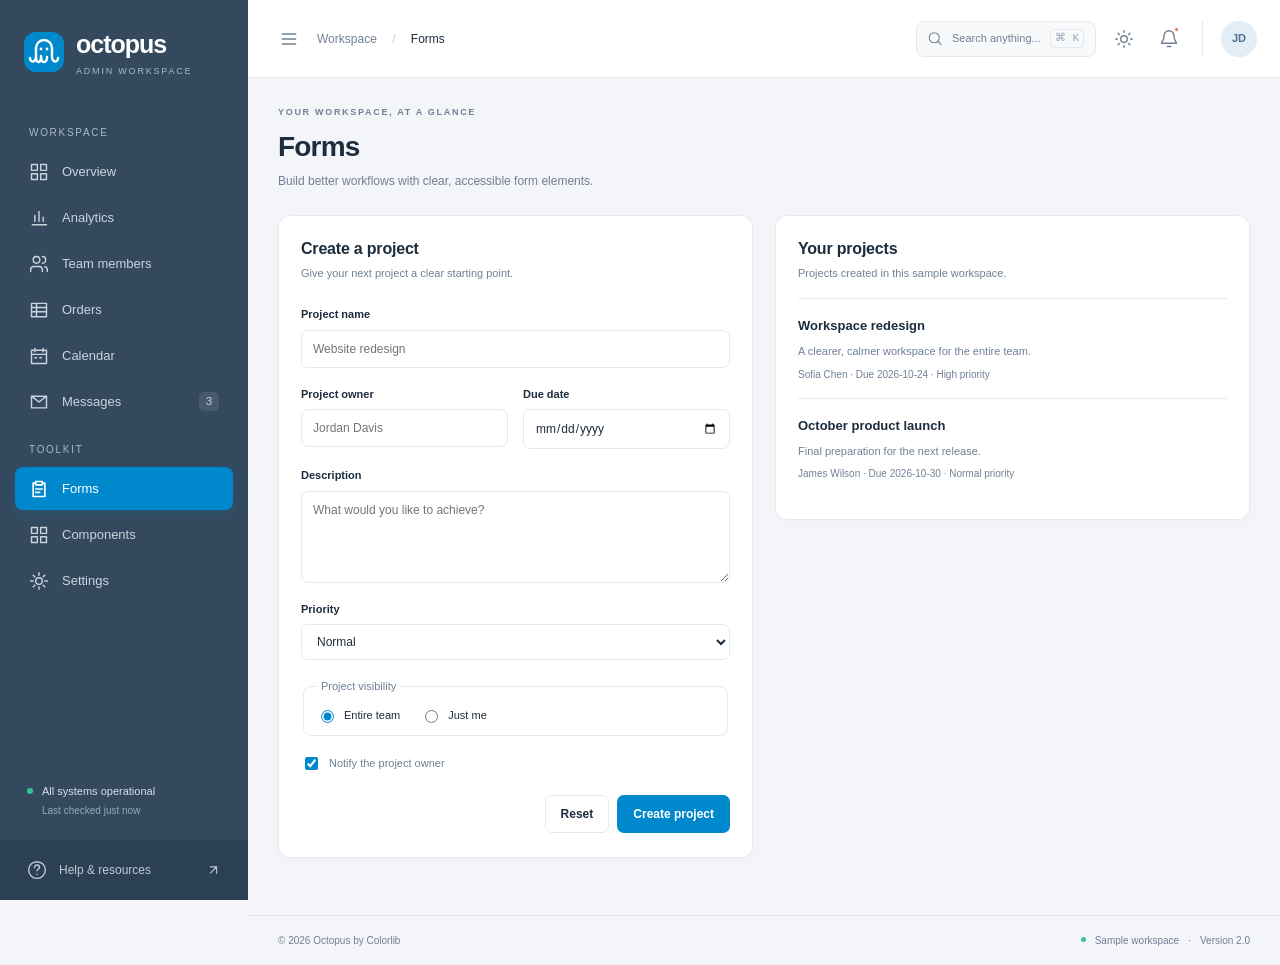
<file: forms.html>
<!doctype html><html lang="en"><head><meta charset="utf-8"><meta name="viewport" content="width=device-width,initial-scale=1"><meta name="description" content="Octopus 2.0 — a modern slate-and-blue admin workspace by Colorlib."><meta name="robots" content="noindex, follow"><title>Forms · Octopus</title><link rel="icon" href="assets/favicon.svg" type="image/svg+xml"><script>try{let t=JSON.parse(localStorage.getItem("octopus.demo.v2.preferences")||"{}").theme;if(t==="dark"||(t==="system"&&matchMedia("(prefers-color-scheme:dark)").matches))document.documentElement.dataset.theme="dark"}catch(e){}</script><link rel="stylesheet" href="assets/octopus.css?v=88da1b9af5a2"><script defer src="assets/octopus.js?v=f597ef4b5172"></script></head><body data-page="forms"><a class="skip-link" href="#main">Skip to content</a><aside class="sidebar" id="sidebar"><a aria-label="Octopus overview" class="brand" href="index.html"><svg class="brand-mark" viewBox="0 0 40 40" aria-hidden="true"><rect width="40" height="40" rx="12" fill="currentColor"/><path d="M12 24v-8a8 8 0 0 1 16 0v8m-16 0c0 7-6 7-6 2m6-2c0 8 5 8 5 1m0-1c0 8 6 8 6 1m5-1c0 7 6 7 6 2" fill="none" stroke="white" stroke-width="2.4" stroke-linecap="round"/><circle cx="17" cy="17" r="1.4" fill="white"/><circle cx="23" cy="17" r="1.4" fill="white"/></svg><span>octopus<small>ADMIN WORKSPACE</small></span></a><nav aria-label="Main navigation"><p class="nav-caption">Workspace</p><a aria-label="Overview" title="Overview" data-page="index" href="index.html"><svg class="icon" viewBox="0 0 24 24" fill="none" stroke="currentColor" stroke-width="1.7" stroke-linecap="round" stroke-linejoin="round" aria-hidden="true"><path d="M3 3h7v7H3z M14 3h7v7h-7z M3 14h7v7H3z M14 14h7v7h-7z"/></svg><span>Overview</span></a><a aria-label="Analytics" title="Analytics" data-page="charts" href="charts.html"><svg class="icon" viewBox="0 0 24 24" fill="none" stroke="currentColor" stroke-width="1.7" stroke-linecap="round" stroke-linejoin="round" aria-hidden="true"><path d="M4 20h17 M7 16V9 M12 16V4 M17 16v-5"/></svg><span>Analytics</span></a><a aria-label="Team members" title="Team members" data-page="users" href="users.html"><svg class="icon" viewBox="0 0 24 24" fill="none" stroke="currentColor" stroke-width="1.7" stroke-linecap="round" stroke-linejoin="round" aria-hidden="true"><path d="M16 21v-2a4 4 0 0 0-4-4H6a4 4 0 0 0-4 4v2 M16 3a4 4 0 0 1 0 8 M22 21v-2a4 4 0 0 0-3-3.87 M13 7a4 4 0 1 1-8 0 4 4 0 0 1 8 0"/></svg><span>Team members</span></a><a aria-label="Orders" title="Orders" data-page="tables" href="tables.html"><svg class="icon" viewBox="0 0 24 24" fill="none" stroke="currentColor" stroke-width="1.7" stroke-linecap="round" stroke-linejoin="round" aria-hidden="true"><path d="M3 4h18v16H3z M3 9h18 M9 4v16 M3 14h18"/></svg><span>Orders</span></a><a aria-label="Calendar" title="Calendar" data-page="calendar" href="calendar.html"><svg class="icon" viewBox="0 0 24 24" fill="none" stroke="currentColor" stroke-width="1.7" stroke-linecap="round" stroke-linejoin="round" aria-hidden="true"><path d="M3 5h18v16H3z M7 3v4 M17 3v4 M3 10h18 M7 14h2 M13 14h2"/></svg><span>Calendar</span></a><a aria-label="Messages" title="Messages" data-page="messages" href="messages.html"><svg class="icon" viewBox="0 0 24 24" fill="none" stroke="currentColor" stroke-width="1.7" stroke-linecap="round" stroke-linejoin="round" aria-hidden="true"><path d="M3 5h18v14H3z M3 5l9 7 9-7"/></svg><span>Messages</span><span class="nav-badge" id="message-badge">3</span></a><p class="nav-caption">Toolkit</p><a aria-label="Forms" title="Forms" data-page="forms" href="forms.html"><svg class="icon" viewBox="0 0 24 24" fill="none" stroke="currentColor" stroke-width="1.7" stroke-linecap="round" stroke-linejoin="round" aria-hidden="true"><path d="M8 3h8v4H8z M8 5H5v16h14V5h-3 M8 12h8 M8 16h5"/></svg><span>Forms</span></a><a aria-label="Components" title="Components" data-page="components" href="components.html"><svg class="icon" viewBox="0 0 24 24" fill="none" stroke="currentColor" stroke-width="1.7" stroke-linecap="round" stroke-linejoin="round" aria-hidden="true"><path d="M3 3h7v7H3z M14 3h7v7h-7z M3 14h7v7H3z M14 14h7v7h-7z"/></svg><span>Components</span></a><a aria-label="Settings" title="Settings" data-page="settings" href="settings.html"><svg class="icon" viewBox="0 0 24 24" fill="none" stroke="currentColor" stroke-width="1.7" stroke-linecap="round" stroke-linejoin="round" aria-hidden="true"><path d="M12 8a4 4 0 1 0 0 8 4 4 0 0 0 0-8 M12 2v3 M12 19v3 M2 12h3 M19 12h3 M5 5l2 2 M17 17l2 2 M5 19l2-2 M17 7l2-2"/></svg><span>Settings</span></a></nav><div class="sidebar-health"><span class="online-dot"></span><span>All systems operational<small>Last checked just now</small></span></div><a aria-label="Help and resources" class="sidebar-footer" href="components.html"><svg class="icon" viewBox="0 0 24 24" fill="none" stroke="currentColor" stroke-width="1.7" stroke-linecap="round" stroke-linejoin="round" aria-hidden="true"><path d="M9 9a3 3 0 0 1 6 0c0 2-3 2-3 4 M12 17h.01 M22 12a10 10 0 1 1-20 0 10 10 0 0 1 20 0"/></svg><span>Help & resources</span><svg class="icon" viewBox="0 0 24 24" fill="none" stroke="currentColor" stroke-width="1.7" stroke-linecap="round" stroke-linejoin="round" aria-hidden="true"><path d="M7 17L17 7 M7 7h10v10"/></svg></a></aside><button class="sidebar-backdrop" aria-label="Close navigation" hidden></button><div class="workspace"><header class="topbar"><button class="icon-button" id="menu-toggle" aria-controls="sidebar" aria-label="Toggle navigation" aria-expanded="false"><svg class="icon" viewBox="0 0 24 24" fill="none" stroke="currentColor" stroke-width="1.7" stroke-linecap="round" stroke-linejoin="round" aria-hidden="true"><path d="M4 6h16 M4 12h16 M4 18h16"/></svg></button><span class="breadcrumb">Workspace <span>/</span> <strong id="crumb"></strong></span><button class="search-trigger" data-search><svg class="icon" viewBox="0 0 24 24" fill="none" stroke="currentColor" stroke-width="1.7" stroke-linecap="round" stroke-linejoin="round" aria-hidden="true"><path d="M21 21l-5-5 M18 10a8 8 0 1 1-16 0 8 8 0 0 1 16 0"/></svg><span>Search anything...</span><kbd>⌘ K</kbd></button><div class="top-actions"><button class="icon-button" id="theme-toggle" aria-label="Toggle dark mode"><svg class="icon" viewBox="0 0 24 24" fill="none" stroke="currentColor" stroke-width="1.7" stroke-linecap="round" stroke-linejoin="round" aria-hidden="true"><path d="M12 8a4 4 0 1 0 0 8 4 4 0 0 0 0-8 M12 2v2 M12 20v2 M2 12h2 M20 12h2 M5 5l1.5 1.5 M17.5 17.5L19 19 M5 19l1.5-1.5 M17.5 6.5L19 5"/></svg></button><button class="icon-button notification-button" id="notification-button" aria-label="Open notifications" aria-expanded="false"><svg class="icon" viewBox="0 0 24 24" fill="none" stroke="currentColor" stroke-width="1.7" stroke-linecap="round" stroke-linejoin="round" aria-hidden="true"><path d="M18 8a6 6 0 0 0-12 0c0 7-3 7-3 9h18c0-2-3-2-3-9 M10 21h4"/></svg><span class="notification-dot"></span></button><a href="settings.html" class="profile-link"><span class="avatar">JD</span><span class="profile-name">Jordan Davis<small>Administrator</small></span></a></div></header><main id="main" tabindex="-1"><div class="page-intro"><div><p class="eyebrow">YOUR WORKSPACE, AT A GLANCE</p><h1>Forms</h1><p>Build better workflows with clear, accessible form elements.</p></div><div class="intro-actions"></div></div><div class="two-column"><section class="panel "><div class="panel-head"><div><h2>Create a project</h2><p>Give your next project a clear starting point.</p></div></div><form id="project-form" class="form-stack"><label>Project name<input name="name" required minlength="3" placeholder="Website redesign"></label><div class="field-grid"><label>Project owner<input name="owner" required placeholder="Jordan Davis"></label><label>Due date<input type="date" name="date" required></label></div><label>Description<textarea name="description" rows="4" placeholder="What would you like to achieve?"></textarea></label><label>Priority<select name="priority"><option>Normal</option><option>High</option><option>Low</option></select></label><fieldset class="check-field"><legend>Project visibility</legend><label><input name="visibility" type="radio" value="team" checked> Entire team</label><label><input name="visibility" type="radio" value="private"> Just me</label></fieldset><label class="check"><input name="notify" type="checkbox" checked> Notify the project owner</label><div class="form-actions"><button class="button secondary" type="reset">Reset</button><button class="button primary" type="submit">Create project</button></div></form></section><section class="panel "><div class="panel-head"><div><h2>Your projects</h2><p>Projects created in this sample workspace.</p></div></div><div id="project-list" class="project-list"></div></section></div></main><footer class="footer"><span>© 2026 Octopus by <a href="https://colorlib.com">Colorlib</a></span><span class="footer-right"><span class="online-dot"></span>Sample workspace <span>·</span> Version 2.0</span></footer></div><dialog id="search-dialog"><div class="dialog-head"><h2>Find a page</h2><button class="icon-button" data-close aria-label="Close search"><svg class="icon" viewBox="0 0 24 24" fill="none" stroke="currentColor" stroke-width="1.7" stroke-linecap="round" stroke-linejoin="round" aria-hidden="true"><path d="M6 6l12 12 M6 18L18 6"/></svg></button></div><input id="page-search" type="search" placeholder="Search pages" aria-label="Search workspace pages"><div class="search-results" id="search-results"></div></dialog><dialog id="user-dialog"><div class="dialog-head"><h2>Add team member</h2><button class="icon-button" data-close aria-label="Close dialog"><svg class="icon" viewBox="0 0 24 24" fill="none" stroke="currentColor" stroke-width="1.7" stroke-linecap="round" stroke-linejoin="round" aria-hidden="true"><path d="M6 6l12 12 M6 18L18 6"/></svg></button></div><form id="user-form" class="form-stack"><label>Full name<input name="name" required minlength="2" maxlength="60"></label><label>Email<input name="email" type="email" required maxlength="120"></label><label>Role<select name="role"><option>Viewer</option><option>Editor</option><option>Admin</option></select></label><button class="button primary" type="submit">Add member</button></form></dialog><dialog id="event-dialog"><div class="dialog-head"><h2>New event</h2><button class="icon-button" data-close aria-label="Close dialog"><svg class="icon" viewBox="0 0 24 24" fill="none" stroke="currentColor" stroke-width="1.7" stroke-linecap="round" stroke-linejoin="round" aria-hidden="true"><path d="M6 6l12 12 M6 18L18 6"/></svg></button></div><form id="event-form" class="form-stack"><label>Event name<input name="title" required maxlength="60"></label><label>Date<input type="date" name="date" required></label><label>Category<select name="category"><option>Meeting</option><option>Milestone</option><option>Focus</option></select></label><button class="button primary" type="submit">Create event</button></form></dialog><dialog id="example-dialog"><div class="dialog-head"><h2>A focused conversation</h2><button class="icon-button" data-close aria-label="Close dialog"><svg class="icon" viewBox="0 0 24 24" fill="none" stroke="currentColor" stroke-width="1.7" stroke-linecap="round" stroke-linejoin="round" aria-hidden="true"><path d="M6 6l12 12 M6 18L18 6"/></svg></button></div><p>Dialogs help your team make a decision without losing their place.</p><button class="button primary" data-close>Got it</button></dialog><div id="toast" class="toast" role="status" aria-live="polite"></div><section class="notifications" id="notifications" hidden aria-label="Notifications"><h2>You’re all caught up</h2><p>Your workspace is running smoothly. Check Activity for the latest team updates.</p><a href="index.html">View workspace activity</a></section></body></html>
</file>
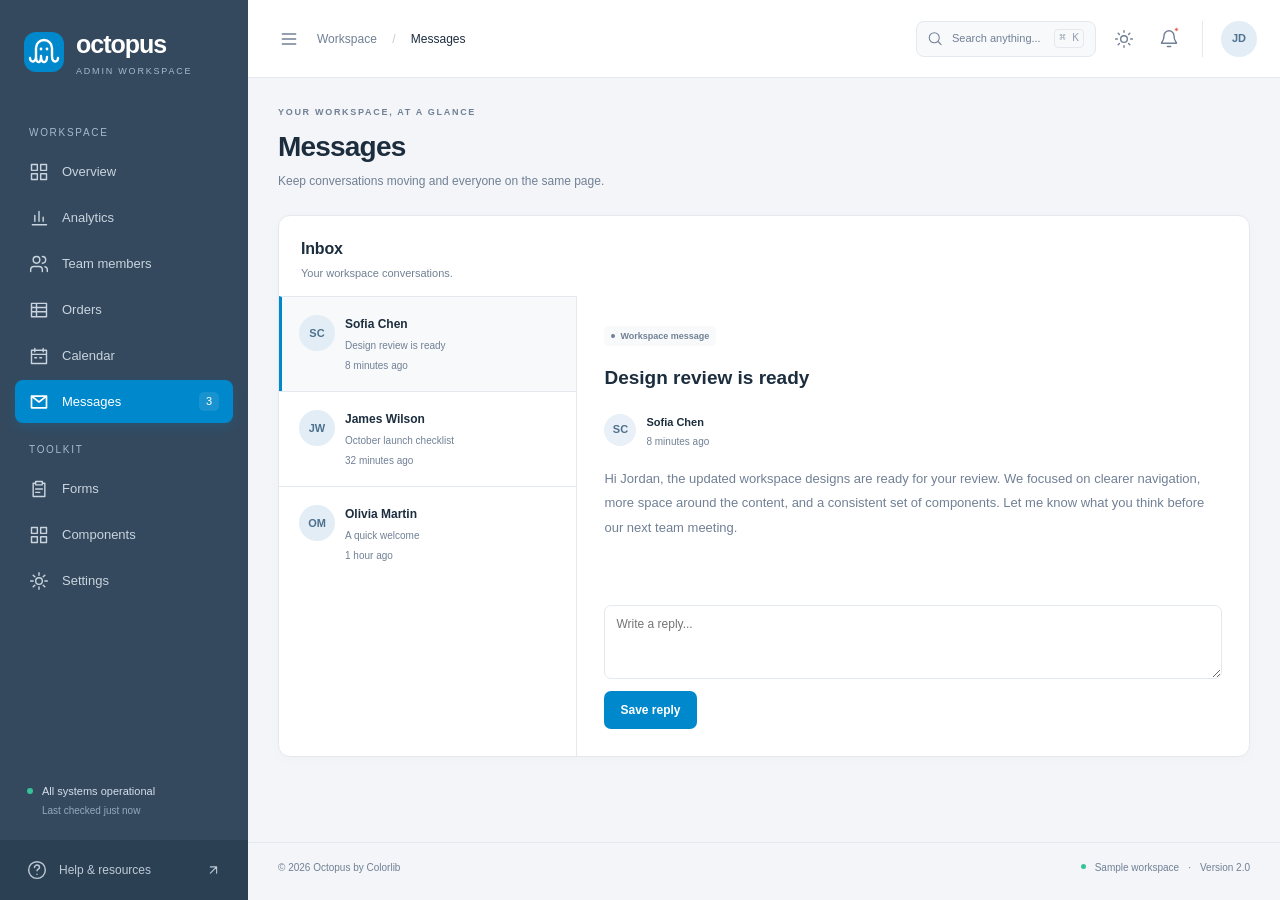
<file: messages.html>
<!doctype html><html lang="en"><head><meta charset="utf-8"><meta name="viewport" content="width=device-width,initial-scale=1"><meta name="description" content="Octopus 2.0 — a modern slate-and-blue admin workspace by Colorlib."><meta name="robots" content="noindex, follow"><title>Messages · Octopus</title><link rel="icon" href="assets/favicon.svg" type="image/svg+xml"><script>try{let t=JSON.parse(localStorage.getItem("octopus.demo.v2.preferences")||"{}").theme;if(t==="dark"||(t==="system"&&matchMedia("(prefers-color-scheme:dark)").matches))document.documentElement.dataset.theme="dark"}catch(e){}</script><link rel="stylesheet" href="assets/octopus.css?v=88da1b9af5a2"><script defer src="assets/octopus.js?v=f597ef4b5172"></script></head><body data-page="messages"><a class="skip-link" href="#main">Skip to content</a><aside class="sidebar" id="sidebar"><a aria-label="Octopus overview" class="brand" href="index.html"><svg class="brand-mark" viewBox="0 0 40 40" aria-hidden="true"><rect width="40" height="40" rx="12" fill="currentColor"/><path d="M12 24v-8a8 8 0 0 1 16 0v8m-16 0c0 7-6 7-6 2m6-2c0 8 5 8 5 1m0-1c0 8 6 8 6 1m5-1c0 7 6 7 6 2" fill="none" stroke="white" stroke-width="2.4" stroke-linecap="round"/><circle cx="17" cy="17" r="1.4" fill="white"/><circle cx="23" cy="17" r="1.4" fill="white"/></svg><span>octopus<small>ADMIN WORKSPACE</small></span></a><nav aria-label="Main navigation"><p class="nav-caption">Workspace</p><a aria-label="Overview" title="Overview" data-page="index" href="index.html"><svg class="icon" viewBox="0 0 24 24" fill="none" stroke="currentColor" stroke-width="1.7" stroke-linecap="round" stroke-linejoin="round" aria-hidden="true"><path d="M3 3h7v7H3z M14 3h7v7h-7z M3 14h7v7H3z M14 14h7v7h-7z"/></svg><span>Overview</span></a><a aria-label="Analytics" title="Analytics" data-page="charts" href="charts.html"><svg class="icon" viewBox="0 0 24 24" fill="none" stroke="currentColor" stroke-width="1.7" stroke-linecap="round" stroke-linejoin="round" aria-hidden="true"><path d="M4 20h17 M7 16V9 M12 16V4 M17 16v-5"/></svg><span>Analytics</span></a><a aria-label="Team members" title="Team members" data-page="users" href="users.html"><svg class="icon" viewBox="0 0 24 24" fill="none" stroke="currentColor" stroke-width="1.7" stroke-linecap="round" stroke-linejoin="round" aria-hidden="true"><path d="M16 21v-2a4 4 0 0 0-4-4H6a4 4 0 0 0-4 4v2 M16 3a4 4 0 0 1 0 8 M22 21v-2a4 4 0 0 0-3-3.87 M13 7a4 4 0 1 1-8 0 4 4 0 0 1 8 0"/></svg><span>Team members</span></a><a aria-label="Orders" title="Orders" data-page="tables" href="tables.html"><svg class="icon" viewBox="0 0 24 24" fill="none" stroke="currentColor" stroke-width="1.7" stroke-linecap="round" stroke-linejoin="round" aria-hidden="true"><path d="M3 4h18v16H3z M3 9h18 M9 4v16 M3 14h18"/></svg><span>Orders</span></a><a aria-label="Calendar" title="Calendar" data-page="calendar" href="calendar.html"><svg class="icon" viewBox="0 0 24 24" fill="none" stroke="currentColor" stroke-width="1.7" stroke-linecap="round" stroke-linejoin="round" aria-hidden="true"><path d="M3 5h18v16H3z M7 3v4 M17 3v4 M3 10h18 M7 14h2 M13 14h2"/></svg><span>Calendar</span></a><a aria-label="Messages" title="Messages" data-page="messages" href="messages.html"><svg class="icon" viewBox="0 0 24 24" fill="none" stroke="currentColor" stroke-width="1.7" stroke-linecap="round" stroke-linejoin="round" aria-hidden="true"><path d="M3 5h18v14H3z M3 5l9 7 9-7"/></svg><span>Messages</span><span class="nav-badge" id="message-badge">3</span></a><p class="nav-caption">Toolkit</p><a aria-label="Forms" title="Forms" data-page="forms" href="forms.html"><svg class="icon" viewBox="0 0 24 24" fill="none" stroke="currentColor" stroke-width="1.7" stroke-linecap="round" stroke-linejoin="round" aria-hidden="true"><path d="M8 3h8v4H8z M8 5H5v16h14V5h-3 M8 12h8 M8 16h5"/></svg><span>Forms</span></a><a aria-label="Components" title="Components" data-page="components" href="components.html"><svg class="icon" viewBox="0 0 24 24" fill="none" stroke="currentColor" stroke-width="1.7" stroke-linecap="round" stroke-linejoin="round" aria-hidden="true"><path d="M3 3h7v7H3z M14 3h7v7h-7z M3 14h7v7H3z M14 14h7v7h-7z"/></svg><span>Components</span></a><a aria-label="Settings" title="Settings" data-page="settings" href="settings.html"><svg class="icon" viewBox="0 0 24 24" fill="none" stroke="currentColor" stroke-width="1.7" stroke-linecap="round" stroke-linejoin="round" aria-hidden="true"><path d="M12 8a4 4 0 1 0 0 8 4 4 0 0 0 0-8 M12 2v3 M12 19v3 M2 12h3 M19 12h3 M5 5l2 2 M17 17l2 2 M5 19l2-2 M17 7l2-2"/></svg><span>Settings</span></a></nav><div class="sidebar-health"><span class="online-dot"></span><span>All systems operational<small>Last checked just now</small></span></div><a aria-label="Help and resources" class="sidebar-footer" href="components.html"><svg class="icon" viewBox="0 0 24 24" fill="none" stroke="currentColor" stroke-width="1.7" stroke-linecap="round" stroke-linejoin="round" aria-hidden="true"><path d="M9 9a3 3 0 0 1 6 0c0 2-3 2-3 4 M12 17h.01 M22 12a10 10 0 1 1-20 0 10 10 0 0 1 20 0"/></svg><span>Help & resources</span><svg class="icon" viewBox="0 0 24 24" fill="none" stroke="currentColor" stroke-width="1.7" stroke-linecap="round" stroke-linejoin="round" aria-hidden="true"><path d="M7 17L17 7 M7 7h10v10"/></svg></a></aside><button class="sidebar-backdrop" aria-label="Close navigation" hidden></button><div class="workspace"><header class="topbar"><button class="icon-button" id="menu-toggle" aria-controls="sidebar" aria-label="Toggle navigation" aria-expanded="false"><svg class="icon" viewBox="0 0 24 24" fill="none" stroke="currentColor" stroke-width="1.7" stroke-linecap="round" stroke-linejoin="round" aria-hidden="true"><path d="M4 6h16 M4 12h16 M4 18h16"/></svg></button><span class="breadcrumb">Workspace <span>/</span> <strong id="crumb"></strong></span><button class="search-trigger" data-search><svg class="icon" viewBox="0 0 24 24" fill="none" stroke="currentColor" stroke-width="1.7" stroke-linecap="round" stroke-linejoin="round" aria-hidden="true"><path d="M21 21l-5-5 M18 10a8 8 0 1 1-16 0 8 8 0 0 1 16 0"/></svg><span>Search anything...</span><kbd>⌘ K</kbd></button><div class="top-actions"><button class="icon-button" id="theme-toggle" aria-label="Toggle dark mode"><svg class="icon" viewBox="0 0 24 24" fill="none" stroke="currentColor" stroke-width="1.7" stroke-linecap="round" stroke-linejoin="round" aria-hidden="true"><path d="M12 8a4 4 0 1 0 0 8 4 4 0 0 0 0-8 M12 2v2 M12 20v2 M2 12h2 M20 12h2 M5 5l1.5 1.5 M17.5 17.5L19 19 M5 19l1.5-1.5 M17.5 6.5L19 5"/></svg></button><button class="icon-button notification-button" id="notification-button" aria-label="Open notifications" aria-expanded="false"><svg class="icon" viewBox="0 0 24 24" fill="none" stroke="currentColor" stroke-width="1.7" stroke-linecap="round" stroke-linejoin="round" aria-hidden="true"><path d="M18 8a6 6 0 0 0-12 0c0 7-3 7-3 9h18c0-2-3-2-3-9 M10 21h4"/></svg><span class="notification-dot"></span></button><a href="settings.html" class="profile-link"><span class="avatar">JD</span><span class="profile-name">Jordan Davis<small>Administrator</small></span></a></div></header><main id="main" tabindex="-1"><div class="page-intro"><div><p class="eyebrow">YOUR WORKSPACE, AT A GLANCE</p><h1>Messages</h1><p>Keep conversations moving and everyone on the same page.</p></div><div class="intro-actions"></div></div><section class="panel "><div class="panel-head"><div><h2>Inbox</h2><p>Your workspace conversations.</p></div></div><div class="message-layout"><div class="message-list" id="message-list"></div><div class="message-detail" id="message-detail"></div></div></section></main><footer class="footer"><span>© 2026 Octopus by <a href="https://colorlib.com">Colorlib</a></span><span class="footer-right"><span class="online-dot"></span>Sample workspace <span>·</span> Version 2.0</span></footer></div><dialog id="search-dialog"><div class="dialog-head"><h2>Find a page</h2><button class="icon-button" data-close aria-label="Close search"><svg class="icon" viewBox="0 0 24 24" fill="none" stroke="currentColor" stroke-width="1.7" stroke-linecap="round" stroke-linejoin="round" aria-hidden="true"><path d="M6 6l12 12 M6 18L18 6"/></svg></button></div><input id="page-search" type="search" placeholder="Search pages" aria-label="Search workspace pages"><div class="search-results" id="search-results"></div></dialog><dialog id="user-dialog"><div class="dialog-head"><h2>Add team member</h2><button class="icon-button" data-close aria-label="Close dialog"><svg class="icon" viewBox="0 0 24 24" fill="none" stroke="currentColor" stroke-width="1.7" stroke-linecap="round" stroke-linejoin="round" aria-hidden="true"><path d="M6 6l12 12 M6 18L18 6"/></svg></button></div><form id="user-form" class="form-stack"><label>Full name<input name="name" required minlength="2" maxlength="60"></label><label>Email<input name="email" type="email" required maxlength="120"></label><label>Role<select name="role"><option>Viewer</option><option>Editor</option><option>Admin</option></select></label><button class="button primary" type="submit">Add member</button></form></dialog><dialog id="event-dialog"><div class="dialog-head"><h2>New event</h2><button class="icon-button" data-close aria-label="Close dialog"><svg class="icon" viewBox="0 0 24 24" fill="none" stroke="currentColor" stroke-width="1.7" stroke-linecap="round" stroke-linejoin="round" aria-hidden="true"><path d="M6 6l12 12 M6 18L18 6"/></svg></button></div><form id="event-form" class="form-stack"><label>Event name<input name="title" required maxlength="60"></label><label>Date<input type="date" name="date" required></label><label>Category<select name="category"><option>Meeting</option><option>Milestone</option><option>Focus</option></select></label><button class="button primary" type="submit">Create event</button></form></dialog><dialog id="example-dialog"><div class="dialog-head"><h2>A focused conversation</h2><button class="icon-button" data-close aria-label="Close dialog"><svg class="icon" viewBox="0 0 24 24" fill="none" stroke="currentColor" stroke-width="1.7" stroke-linecap="round" stroke-linejoin="round" aria-hidden="true"><path d="M6 6l12 12 M6 18L18 6"/></svg></button></div><p>Dialogs help your team make a decision without losing their place.</p><button class="button primary" data-close>Got it</button></dialog><div id="toast" class="toast" role="status" aria-live="polite"></div><section class="notifications" id="notifications" hidden aria-label="Notifications"><h2>You’re all caught up</h2><p>Your workspace is running smoothly. Check Activity for the latest team updates.</p><a href="index.html">View workspace activity</a></section></body></html>
</file>
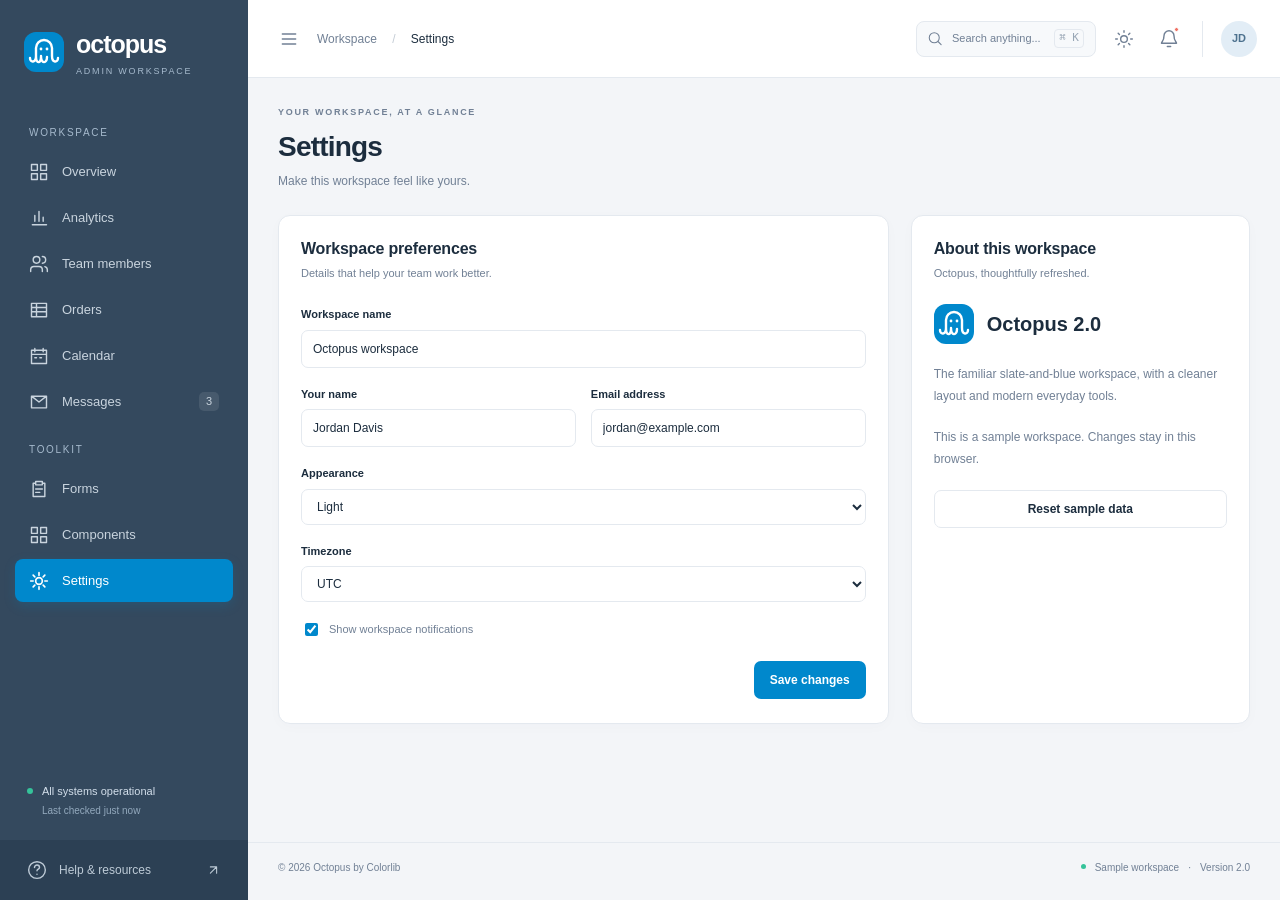
<file: settings.html>
<!doctype html><html lang="en"><head><meta charset="utf-8"><meta name="viewport" content="width=device-width,initial-scale=1"><meta name="description" content="Octopus 2.0 — a modern slate-and-blue admin workspace by Colorlib."><meta name="robots" content="noindex, follow"><title>Settings · Octopus</title><link rel="icon" href="assets/favicon.svg" type="image/svg+xml"><script>try{let t=JSON.parse(localStorage.getItem("octopus.demo.v2.preferences")||"{}").theme;if(t==="dark"||(t==="system"&&matchMedia("(prefers-color-scheme:dark)").matches))document.documentElement.dataset.theme="dark"}catch(e){}</script><link rel="stylesheet" href="assets/octopus.css?v=88da1b9af5a2"><script defer src="assets/octopus.js?v=f597ef4b5172"></script></head><body data-page="settings"><a class="skip-link" href="#main">Skip to content</a><aside class="sidebar" id="sidebar"><a aria-label="Octopus overview" class="brand" href="index.html"><svg class="brand-mark" viewBox="0 0 40 40" aria-hidden="true"><rect width="40" height="40" rx="12" fill="currentColor"/><path d="M12 24v-8a8 8 0 0 1 16 0v8m-16 0c0 7-6 7-6 2m6-2c0 8 5 8 5 1m0-1c0 8 6 8 6 1m5-1c0 7 6 7 6 2" fill="none" stroke="white" stroke-width="2.4" stroke-linecap="round"/><circle cx="17" cy="17" r="1.4" fill="white"/><circle cx="23" cy="17" r="1.4" fill="white"/></svg><span>octopus<small>ADMIN WORKSPACE</small></span></a><nav aria-label="Main navigation"><p class="nav-caption">Workspace</p><a aria-label="Overview" title="Overview" data-page="index" href="index.html"><svg class="icon" viewBox="0 0 24 24" fill="none" stroke="currentColor" stroke-width="1.7" stroke-linecap="round" stroke-linejoin="round" aria-hidden="true"><path d="M3 3h7v7H3z M14 3h7v7h-7z M3 14h7v7H3z M14 14h7v7h-7z"/></svg><span>Overview</span></a><a aria-label="Analytics" title="Analytics" data-page="charts" href="charts.html"><svg class="icon" viewBox="0 0 24 24" fill="none" stroke="currentColor" stroke-width="1.7" stroke-linecap="round" stroke-linejoin="round" aria-hidden="true"><path d="M4 20h17 M7 16V9 M12 16V4 M17 16v-5"/></svg><span>Analytics</span></a><a aria-label="Team members" title="Team members" data-page="users" href="users.html"><svg class="icon" viewBox="0 0 24 24" fill="none" stroke="currentColor" stroke-width="1.7" stroke-linecap="round" stroke-linejoin="round" aria-hidden="true"><path d="M16 21v-2a4 4 0 0 0-4-4H6a4 4 0 0 0-4 4v2 M16 3a4 4 0 0 1 0 8 M22 21v-2a4 4 0 0 0-3-3.87 M13 7a4 4 0 1 1-8 0 4 4 0 0 1 8 0"/></svg><span>Team members</span></a><a aria-label="Orders" title="Orders" data-page="tables" href="tables.html"><svg class="icon" viewBox="0 0 24 24" fill="none" stroke="currentColor" stroke-width="1.7" stroke-linecap="round" stroke-linejoin="round" aria-hidden="true"><path d="M3 4h18v16H3z M3 9h18 M9 4v16 M3 14h18"/></svg><span>Orders</span></a><a aria-label="Calendar" title="Calendar" data-page="calendar" href="calendar.html"><svg class="icon" viewBox="0 0 24 24" fill="none" stroke="currentColor" stroke-width="1.7" stroke-linecap="round" stroke-linejoin="round" aria-hidden="true"><path d="M3 5h18v16H3z M7 3v4 M17 3v4 M3 10h18 M7 14h2 M13 14h2"/></svg><span>Calendar</span></a><a aria-label="Messages" title="Messages" data-page="messages" href="messages.html"><svg class="icon" viewBox="0 0 24 24" fill="none" stroke="currentColor" stroke-width="1.7" stroke-linecap="round" stroke-linejoin="round" aria-hidden="true"><path d="M3 5h18v14H3z M3 5l9 7 9-7"/></svg><span>Messages</span><span class="nav-badge" id="message-badge">3</span></a><p class="nav-caption">Toolkit</p><a aria-label="Forms" title="Forms" data-page="forms" href="forms.html"><svg class="icon" viewBox="0 0 24 24" fill="none" stroke="currentColor" stroke-width="1.7" stroke-linecap="round" stroke-linejoin="round" aria-hidden="true"><path d="M8 3h8v4H8z M8 5H5v16h14V5h-3 M8 12h8 M8 16h5"/></svg><span>Forms</span></a><a aria-label="Components" title="Components" data-page="components" href="components.html"><svg class="icon" viewBox="0 0 24 24" fill="none" stroke="currentColor" stroke-width="1.7" stroke-linecap="round" stroke-linejoin="round" aria-hidden="true"><path d="M3 3h7v7H3z M14 3h7v7h-7z M3 14h7v7H3z M14 14h7v7h-7z"/></svg><span>Components</span></a><a aria-label="Settings" title="Settings" data-page="settings" href="settings.html"><svg class="icon" viewBox="0 0 24 24" fill="none" stroke="currentColor" stroke-width="1.7" stroke-linecap="round" stroke-linejoin="round" aria-hidden="true"><path d="M12 8a4 4 0 1 0 0 8 4 4 0 0 0 0-8 M12 2v3 M12 19v3 M2 12h3 M19 12h3 M5 5l2 2 M17 17l2 2 M5 19l2-2 M17 7l2-2"/></svg><span>Settings</span></a></nav><div class="sidebar-health"><span class="online-dot"></span><span>All systems operational<small>Last checked just now</small></span></div><a aria-label="Help and resources" class="sidebar-footer" href="components.html"><svg class="icon" viewBox="0 0 24 24" fill="none" stroke="currentColor" stroke-width="1.7" stroke-linecap="round" stroke-linejoin="round" aria-hidden="true"><path d="M9 9a3 3 0 0 1 6 0c0 2-3 2-3 4 M12 17h.01 M22 12a10 10 0 1 1-20 0 10 10 0 0 1 20 0"/></svg><span>Help & resources</span><svg class="icon" viewBox="0 0 24 24" fill="none" stroke="currentColor" stroke-width="1.7" stroke-linecap="round" stroke-linejoin="round" aria-hidden="true"><path d="M7 17L17 7 M7 7h10v10"/></svg></a></aside><button class="sidebar-backdrop" aria-label="Close navigation" hidden></button><div class="workspace"><header class="topbar"><button class="icon-button" id="menu-toggle" aria-controls="sidebar" aria-label="Toggle navigation" aria-expanded="false"><svg class="icon" viewBox="0 0 24 24" fill="none" stroke="currentColor" stroke-width="1.7" stroke-linecap="round" stroke-linejoin="round" aria-hidden="true"><path d="M4 6h16 M4 12h16 M4 18h16"/></svg></button><span class="breadcrumb">Workspace <span>/</span> <strong id="crumb"></strong></span><button class="search-trigger" data-search><svg class="icon" viewBox="0 0 24 24" fill="none" stroke="currentColor" stroke-width="1.7" stroke-linecap="round" stroke-linejoin="round" aria-hidden="true"><path d="M21 21l-5-5 M18 10a8 8 0 1 1-16 0 8 8 0 0 1 16 0"/></svg><span>Search anything...</span><kbd>⌘ K</kbd></button><div class="top-actions"><button class="icon-button" id="theme-toggle" aria-label="Toggle dark mode"><svg class="icon" viewBox="0 0 24 24" fill="none" stroke="currentColor" stroke-width="1.7" stroke-linecap="round" stroke-linejoin="round" aria-hidden="true"><path d="M12 8a4 4 0 1 0 0 8 4 4 0 0 0 0-8 M12 2v2 M12 20v2 M2 12h2 M20 12h2 M5 5l1.5 1.5 M17.5 17.5L19 19 M5 19l1.5-1.5 M17.5 6.5L19 5"/></svg></button><button class="icon-button notification-button" id="notification-button" aria-label="Open notifications" aria-expanded="false"><svg class="icon" viewBox="0 0 24 24" fill="none" stroke="currentColor" stroke-width="1.7" stroke-linecap="round" stroke-linejoin="round" aria-hidden="true"><path d="M18 8a6 6 0 0 0-12 0c0 7-3 7-3 9h18c0-2-3-2-3-9 M10 21h4"/></svg><span class="notification-dot"></span></button><a href="settings.html" class="profile-link"><span class="avatar">JD</span><span class="profile-name">Jordan Davis<small>Administrator</small></span></a></div></header><main id="main" tabindex="-1"><div class="page-intro"><div><p class="eyebrow">YOUR WORKSPACE, AT A GLANCE</p><h1>Settings</h1><p>Make this workspace feel like yours.</p></div><div class="intro-actions"></div></div><div class="settings-grid"><section class="panel "><div class="panel-head"><div><h2>Workspace preferences</h2><p>Details that help your team work better.</p></div></div><form id="settings-form" class="form-stack"><label>Workspace name<input name="workspace" required maxlength="60" value="Octopus workspace"></label><div class="field-grid"><label>Your name<input name="name" required maxlength="60" value="Jordan Davis"></label><label>Email address<input name="email" type="email" required value="jordan@example.com"></label></div><label>Appearance<select name="theme"><option value="light">Light</option><option value="dark">Dark</option><option value="system">System preference</option></select></label><label>Timezone<select name="timezone"><option>UTC</option><option>Europe/London</option><option>Europe/Riga</option><option>America/New_York</option></select></label><label class="check"><input type="checkbox" name="notifications" checked> Show workspace notifications</label><div class="form-actions"><button class="button primary" type="submit">Save changes</button></div></form></section><section class="panel "><div class="panel-head"><div><h2>About this workspace</h2><p>Octopus, thoughtfully refreshed.</p></div></div><div class="component-block"><div class="about-brand"><svg class="brand-mark" viewBox="0 0 40 40" aria-hidden="true"><rect width="40" height="40" rx="12" fill="currentColor"/><path d="M12 24v-8a8 8 0 0 1 16 0v8m-16 0c0 7-6 7-6 2m6-2c0 8 5 8 5 1m0-1c0 8 6 8 6 1m5-1c0 7 6 7 6 2" fill="none" stroke="white" stroke-width="2.4" stroke-linecap="round"/><circle cx="17" cy="17" r="1.4" fill="white"/><circle cx="23" cy="17" r="1.4" fill="white"/></svg><strong>Octopus 2.0</strong></div><p class="muted">The familiar slate-and-blue workspace, with a cleaner layout and modern everyday tools.</p><p class="muted">This is a sample workspace. Changes stay in this browser.</p><button class="button secondary" id="reset-demo">Reset sample data</button></div></section></div></main><footer class="footer"><span>© 2026 Octopus by <a href="https://colorlib.com">Colorlib</a></span><span class="footer-right"><span class="online-dot"></span>Sample workspace <span>·</span> Version 2.0</span></footer></div><dialog id="search-dialog"><div class="dialog-head"><h2>Find a page</h2><button class="icon-button" data-close aria-label="Close search"><svg class="icon" viewBox="0 0 24 24" fill="none" stroke="currentColor" stroke-width="1.7" stroke-linecap="round" stroke-linejoin="round" aria-hidden="true"><path d="M6 6l12 12 M6 18L18 6"/></svg></button></div><input id="page-search" type="search" placeholder="Search pages" aria-label="Search workspace pages"><div class="search-results" id="search-results"></div></dialog><dialog id="user-dialog"><div class="dialog-head"><h2>Add team member</h2><button class="icon-button" data-close aria-label="Close dialog"><svg class="icon" viewBox="0 0 24 24" fill="none" stroke="currentColor" stroke-width="1.7" stroke-linecap="round" stroke-linejoin="round" aria-hidden="true"><path d="M6 6l12 12 M6 18L18 6"/></svg></button></div><form id="user-form" class="form-stack"><label>Full name<input name="name" required minlength="2" maxlength="60"></label><label>Email<input name="email" type="email" required maxlength="120"></label><label>Role<select name="role"><option>Viewer</option><option>Editor</option><option>Admin</option></select></label><button class="button primary" type="submit">Add member</button></form></dialog><dialog id="event-dialog"><div class="dialog-head"><h2>New event</h2><button class="icon-button" data-close aria-label="Close dialog"><svg class="icon" viewBox="0 0 24 24" fill="none" stroke="currentColor" stroke-width="1.7" stroke-linecap="round" stroke-linejoin="round" aria-hidden="true"><path d="M6 6l12 12 M6 18L18 6"/></svg></button></div><form id="event-form" class="form-stack"><label>Event name<input name="title" required maxlength="60"></label><label>Date<input type="date" name="date" required></label><label>Category<select name="category"><option>Meeting</option><option>Milestone</option><option>Focus</option></select></label><button class="button primary" type="submit">Create event</button></form></dialog><dialog id="example-dialog"><div class="dialog-head"><h2>A focused conversation</h2><button class="icon-button" data-close aria-label="Close dialog"><svg class="icon" viewBox="0 0 24 24" fill="none" stroke="currentColor" stroke-width="1.7" stroke-linecap="round" stroke-linejoin="round" aria-hidden="true"><path d="M6 6l12 12 M6 18L18 6"/></svg></button></div><p>Dialogs help your team make a decision without losing their place.</p><button class="button primary" data-close>Got it</button></dialog><div id="toast" class="toast" role="status" aria-live="polite"></div><section class="notifications" id="notifications" hidden aria-label="Notifications"><h2>You’re all caught up</h2><p>Your workspace is running smoothly. Check Activity for the latest team updates.</p><a href="index.html">View workspace activity</a></section></body></html>
</file>
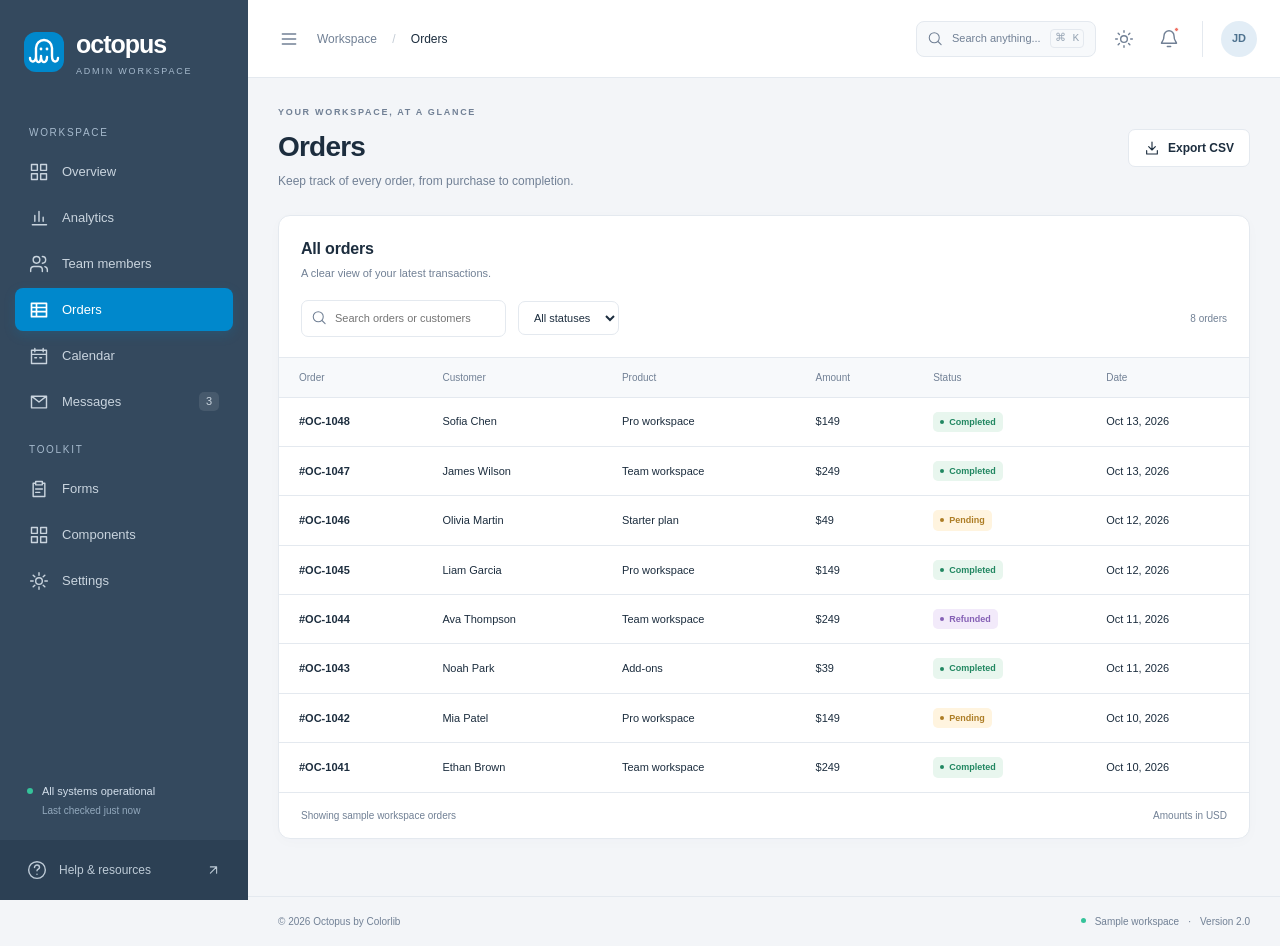
<file: tables.html>
<!doctype html><html lang="en"><head><meta charset="utf-8"><meta name="viewport" content="width=device-width,initial-scale=1"><meta name="description" content="Octopus 2.0 — a modern slate-and-blue admin workspace by Colorlib."><meta name="robots" content="noindex, follow"><title>Orders · Octopus</title><link rel="icon" href="assets/favicon.svg" type="image/svg+xml"><script>try{let t=JSON.parse(localStorage.getItem("octopus.demo.v2.preferences")||"{}").theme;if(t==="dark"||(t==="system"&&matchMedia("(prefers-color-scheme:dark)").matches))document.documentElement.dataset.theme="dark"}catch(e){}</script><link rel="stylesheet" href="assets/octopus.css?v=88da1b9af5a2"><script defer src="assets/octopus.js?v=f597ef4b5172"></script></head><body data-page="tables"><a class="skip-link" href="#main">Skip to content</a><aside class="sidebar" id="sidebar"><a aria-label="Octopus overview" class="brand" href="index.html"><svg class="brand-mark" viewBox="0 0 40 40" aria-hidden="true"><rect width="40" height="40" rx="12" fill="currentColor"/><path d="M12 24v-8a8 8 0 0 1 16 0v8m-16 0c0 7-6 7-6 2m6-2c0 8 5 8 5 1m0-1c0 8 6 8 6 1m5-1c0 7 6 7 6 2" fill="none" stroke="white" stroke-width="2.4" stroke-linecap="round"/><circle cx="17" cy="17" r="1.4" fill="white"/><circle cx="23" cy="17" r="1.4" fill="white"/></svg><span>octopus<small>ADMIN WORKSPACE</small></span></a><nav aria-label="Main navigation"><p class="nav-caption">Workspace</p><a aria-label="Overview" title="Overview" data-page="index" href="index.html"><svg class="icon" viewBox="0 0 24 24" fill="none" stroke="currentColor" stroke-width="1.7" stroke-linecap="round" stroke-linejoin="round" aria-hidden="true"><path d="M3 3h7v7H3z M14 3h7v7h-7z M3 14h7v7H3z M14 14h7v7h-7z"/></svg><span>Overview</span></a><a aria-label="Analytics" title="Analytics" data-page="charts" href="charts.html"><svg class="icon" viewBox="0 0 24 24" fill="none" stroke="currentColor" stroke-width="1.7" stroke-linecap="round" stroke-linejoin="round" aria-hidden="true"><path d="M4 20h17 M7 16V9 M12 16V4 M17 16v-5"/></svg><span>Analytics</span></a><a aria-label="Team members" title="Team members" data-page="users" href="users.html"><svg class="icon" viewBox="0 0 24 24" fill="none" stroke="currentColor" stroke-width="1.7" stroke-linecap="round" stroke-linejoin="round" aria-hidden="true"><path d="M16 21v-2a4 4 0 0 0-4-4H6a4 4 0 0 0-4 4v2 M16 3a4 4 0 0 1 0 8 M22 21v-2a4 4 0 0 0-3-3.87 M13 7a4 4 0 1 1-8 0 4 4 0 0 1 8 0"/></svg><span>Team members</span></a><a aria-label="Orders" title="Orders" data-page="tables" href="tables.html"><svg class="icon" viewBox="0 0 24 24" fill="none" stroke="currentColor" stroke-width="1.7" stroke-linecap="round" stroke-linejoin="round" aria-hidden="true"><path d="M3 4h18v16H3z M3 9h18 M9 4v16 M3 14h18"/></svg><span>Orders</span></a><a aria-label="Calendar" title="Calendar" data-page="calendar" href="calendar.html"><svg class="icon" viewBox="0 0 24 24" fill="none" stroke="currentColor" stroke-width="1.7" stroke-linecap="round" stroke-linejoin="round" aria-hidden="true"><path d="M3 5h18v16H3z M7 3v4 M17 3v4 M3 10h18 M7 14h2 M13 14h2"/></svg><span>Calendar</span></a><a aria-label="Messages" title="Messages" data-page="messages" href="messages.html"><svg class="icon" viewBox="0 0 24 24" fill="none" stroke="currentColor" stroke-width="1.7" stroke-linecap="round" stroke-linejoin="round" aria-hidden="true"><path d="M3 5h18v14H3z M3 5l9 7 9-7"/></svg><span>Messages</span><span class="nav-badge" id="message-badge">3</span></a><p class="nav-caption">Toolkit</p><a aria-label="Forms" title="Forms" data-page="forms" href="forms.html"><svg class="icon" viewBox="0 0 24 24" fill="none" stroke="currentColor" stroke-width="1.7" stroke-linecap="round" stroke-linejoin="round" aria-hidden="true"><path d="M8 3h8v4H8z M8 5H5v16h14V5h-3 M8 12h8 M8 16h5"/></svg><span>Forms</span></a><a aria-label="Components" title="Components" data-page="components" href="components.html"><svg class="icon" viewBox="0 0 24 24" fill="none" stroke="currentColor" stroke-width="1.7" stroke-linecap="round" stroke-linejoin="round" aria-hidden="true"><path d="M3 3h7v7H3z M14 3h7v7h-7z M3 14h7v7H3z M14 14h7v7h-7z"/></svg><span>Components</span></a><a aria-label="Settings" title="Settings" data-page="settings" href="settings.html"><svg class="icon" viewBox="0 0 24 24" fill="none" stroke="currentColor" stroke-width="1.7" stroke-linecap="round" stroke-linejoin="round" aria-hidden="true"><path d="M12 8a4 4 0 1 0 0 8 4 4 0 0 0 0-8 M12 2v3 M12 19v3 M2 12h3 M19 12h3 M5 5l2 2 M17 17l2 2 M5 19l2-2 M17 7l2-2"/></svg><span>Settings</span></a></nav><div class="sidebar-health"><span class="online-dot"></span><span>All systems operational<small>Last checked just now</small></span></div><a aria-label="Help and resources" class="sidebar-footer" href="components.html"><svg class="icon" viewBox="0 0 24 24" fill="none" stroke="currentColor" stroke-width="1.7" stroke-linecap="round" stroke-linejoin="round" aria-hidden="true"><path d="M9 9a3 3 0 0 1 6 0c0 2-3 2-3 4 M12 17h.01 M22 12a10 10 0 1 1-20 0 10 10 0 0 1 20 0"/></svg><span>Help & resources</span><svg class="icon" viewBox="0 0 24 24" fill="none" stroke="currentColor" stroke-width="1.7" stroke-linecap="round" stroke-linejoin="round" aria-hidden="true"><path d="M7 17L17 7 M7 7h10v10"/></svg></a></aside><button class="sidebar-backdrop" aria-label="Close navigation" hidden></button><div class="workspace"><header class="topbar"><button class="icon-button" id="menu-toggle" aria-controls="sidebar" aria-label="Toggle navigation" aria-expanded="false"><svg class="icon" viewBox="0 0 24 24" fill="none" stroke="currentColor" stroke-width="1.7" stroke-linecap="round" stroke-linejoin="round" aria-hidden="true"><path d="M4 6h16 M4 12h16 M4 18h16"/></svg></button><span class="breadcrumb">Workspace <span>/</span> <strong id="crumb"></strong></span><button class="search-trigger" data-search><svg class="icon" viewBox="0 0 24 24" fill="none" stroke="currentColor" stroke-width="1.7" stroke-linecap="round" stroke-linejoin="round" aria-hidden="true"><path d="M21 21l-5-5 M18 10a8 8 0 1 1-16 0 8 8 0 0 1 16 0"/></svg><span>Search anything...</span><kbd>⌘ K</kbd></button><div class="top-actions"><button class="icon-button" id="theme-toggle" aria-label="Toggle dark mode"><svg class="icon" viewBox="0 0 24 24" fill="none" stroke="currentColor" stroke-width="1.7" stroke-linecap="round" stroke-linejoin="round" aria-hidden="true"><path d="M12 8a4 4 0 1 0 0 8 4 4 0 0 0 0-8 M12 2v2 M12 20v2 M2 12h2 M20 12h2 M5 5l1.5 1.5 M17.5 17.5L19 19 M5 19l1.5-1.5 M17.5 6.5L19 5"/></svg></button><button class="icon-button notification-button" id="notification-button" aria-label="Open notifications" aria-expanded="false"><svg class="icon" viewBox="0 0 24 24" fill="none" stroke="currentColor" stroke-width="1.7" stroke-linecap="round" stroke-linejoin="round" aria-hidden="true"><path d="M18 8a6 6 0 0 0-12 0c0 7-3 7-3 9h18c0-2-3-2-3-9 M10 21h4"/></svg><span class="notification-dot"></span></button><a href="settings.html" class="profile-link"><span class="avatar">JD</span><span class="profile-name">Jordan Davis<small>Administrator</small></span></a></div></header><main id="main" tabindex="-1"><div class="page-intro"><div><p class="eyebrow">YOUR WORKSPACE, AT A GLANCE</p><h1>Orders</h1><p>Keep track of every order, from purchase to completion.</p></div><div class="intro-actions"><button class="button secondary" data-export="orders"><svg class="icon" viewBox="0 0 24 24" fill="none" stroke="currentColor" stroke-width="1.7" stroke-linecap="round" stroke-linejoin="round" aria-hidden="true"><path d="M12 3v12 M7 10l5 5 5-5 M4 16v5h16v-5"/></svg>Export CSV</button></div></div><section class="panel "><div class="panel-head"><div><h2>All orders</h2><p>A clear view of your latest transactions.</p></div></div><div class="toolbar"><label class="input-search"><svg class="icon" viewBox="0 0 24 24" fill="none" stroke="currentColor" stroke-width="1.7" stroke-linecap="round" stroke-linejoin="round" aria-hidden="true"><path d="M21 21l-5-5 M18 10a8 8 0 1 1-16 0 8 8 0 0 1 16 0"/></svg><input id="order-search" type="search" placeholder="Search orders or customers" aria-label="Search orders"></label><label><span class="sr-only">Filter order status</span><select id="order-filter"><option value="all">All statuses</option><option>Completed</option><option>Pending</option><option>Refunded</option></select></label><span id="order-count" class="muted"></span></div><div class="table-wrap"><table class="data-table"><thead><tr><th>Order</th><th>Customer</th><th>Product</th><th>Amount</th><th>Status</th><th>Date</th></tr></thead><tbody id="order-rows"></tbody></table></div><div class="table-footer"><span>Showing sample workspace orders</span><span>Amounts in USD</span></div></section></main><footer class="footer"><span>© 2026 Octopus by <a href="https://colorlib.com">Colorlib</a></span><span class="footer-right"><span class="online-dot"></span>Sample workspace <span>·</span> Version 2.0</span></footer></div><dialog id="search-dialog"><div class="dialog-head"><h2>Find a page</h2><button class="icon-button" data-close aria-label="Close search"><svg class="icon" viewBox="0 0 24 24" fill="none" stroke="currentColor" stroke-width="1.7" stroke-linecap="round" stroke-linejoin="round" aria-hidden="true"><path d="M6 6l12 12 M6 18L18 6"/></svg></button></div><input id="page-search" type="search" placeholder="Search pages" aria-label="Search workspace pages"><div class="search-results" id="search-results"></div></dialog><dialog id="user-dialog"><div class="dialog-head"><h2>Add team member</h2><button class="icon-button" data-close aria-label="Close dialog"><svg class="icon" viewBox="0 0 24 24" fill="none" stroke="currentColor" stroke-width="1.7" stroke-linecap="round" stroke-linejoin="round" aria-hidden="true"><path d="M6 6l12 12 M6 18L18 6"/></svg></button></div><form id="user-form" class="form-stack"><label>Full name<input name="name" required minlength="2" maxlength="60"></label><label>Email<input name="email" type="email" required maxlength="120"></label><label>Role<select name="role"><option>Viewer</option><option>Editor</option><option>Admin</option></select></label><button class="button primary" type="submit">Add member</button></form></dialog><dialog id="event-dialog"><div class="dialog-head"><h2>New event</h2><button class="icon-button" data-close aria-label="Close dialog"><svg class="icon" viewBox="0 0 24 24" fill="none" stroke="currentColor" stroke-width="1.7" stroke-linecap="round" stroke-linejoin="round" aria-hidden="true"><path d="M6 6l12 12 M6 18L18 6"/></svg></button></div><form id="event-form" class="form-stack"><label>Event name<input name="title" required maxlength="60"></label><label>Date<input type="date" name="date" required></label><label>Category<select name="category"><option>Meeting</option><option>Milestone</option><option>Focus</option></select></label><button class="button primary" type="submit">Create event</button></form></dialog><dialog id="example-dialog"><div class="dialog-head"><h2>A focused conversation</h2><button class="icon-button" data-close aria-label="Close dialog"><svg class="icon" viewBox="0 0 24 24" fill="none" stroke="currentColor" stroke-width="1.7" stroke-linecap="round" stroke-linejoin="round" aria-hidden="true"><path d="M6 6l12 12 M6 18L18 6"/></svg></button></div><p>Dialogs help your team make a decision without losing their place.</p><button class="button primary" data-close>Got it</button></dialog><div id="toast" class="toast" role="status" aria-live="polite"></div><section class="notifications" id="notifications" hidden aria-label="Notifications"><h2>You’re all caught up</h2><p>Your workspace is running smoothly. Check Activity for the latest team updates.</p><a href="index.html">View workspace activity</a></section></body></html>
</file>
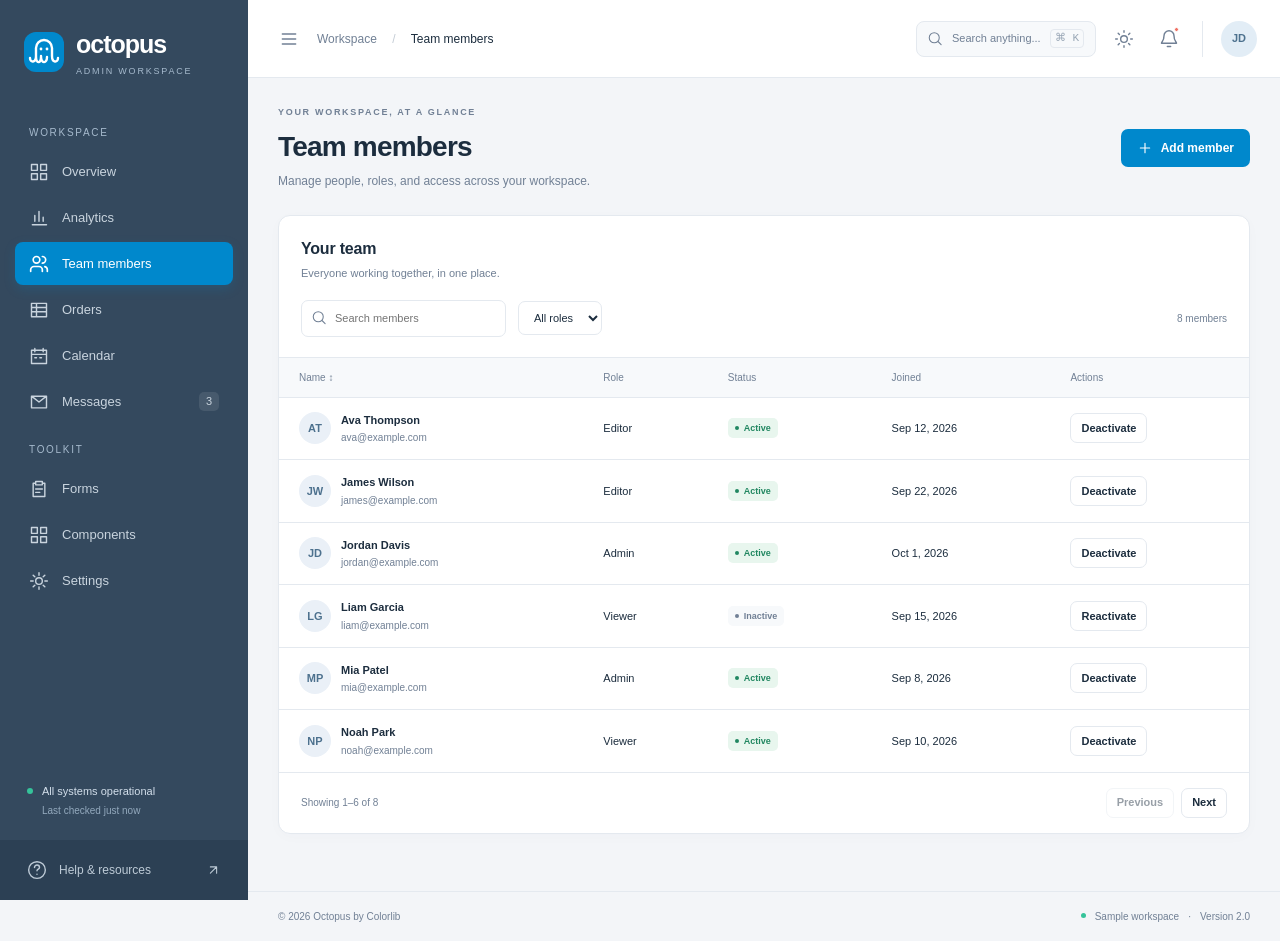
<file: users.html>
<!doctype html><html lang="en"><head><meta charset="utf-8"><meta name="viewport" content="width=device-width,initial-scale=1"><meta name="description" content="Octopus 2.0 — a modern slate-and-blue admin workspace by Colorlib."><meta name="robots" content="noindex, follow"><title>Team members · Octopus</title><link rel="icon" href="assets/favicon.svg" type="image/svg+xml"><script>try{let t=JSON.parse(localStorage.getItem("octopus.demo.v2.preferences")||"{}").theme;if(t==="dark"||(t==="system"&&matchMedia("(prefers-color-scheme:dark)").matches))document.documentElement.dataset.theme="dark"}catch(e){}</script><link rel="stylesheet" href="assets/octopus.css?v=88da1b9af5a2"><script defer src="assets/octopus.js?v=f597ef4b5172"></script></head><body data-page="users"><a class="skip-link" href="#main">Skip to content</a><aside class="sidebar" id="sidebar"><a aria-label="Octopus overview" class="brand" href="index.html"><svg class="brand-mark" viewBox="0 0 40 40" aria-hidden="true"><rect width="40" height="40" rx="12" fill="currentColor"/><path d="M12 24v-8a8 8 0 0 1 16 0v8m-16 0c0 7-6 7-6 2m6-2c0 8 5 8 5 1m0-1c0 8 6 8 6 1m5-1c0 7 6 7 6 2" fill="none" stroke="white" stroke-width="2.4" stroke-linecap="round"/><circle cx="17" cy="17" r="1.4" fill="white"/><circle cx="23" cy="17" r="1.4" fill="white"/></svg><span>octopus<small>ADMIN WORKSPACE</small></span></a><nav aria-label="Main navigation"><p class="nav-caption">Workspace</p><a aria-label="Overview" title="Overview" data-page="index" href="index.html"><svg class="icon" viewBox="0 0 24 24" fill="none" stroke="currentColor" stroke-width="1.7" stroke-linecap="round" stroke-linejoin="round" aria-hidden="true"><path d="M3 3h7v7H3z M14 3h7v7h-7z M3 14h7v7H3z M14 14h7v7h-7z"/></svg><span>Overview</span></a><a aria-label="Analytics" title="Analytics" data-page="charts" href="charts.html"><svg class="icon" viewBox="0 0 24 24" fill="none" stroke="currentColor" stroke-width="1.7" stroke-linecap="round" stroke-linejoin="round" aria-hidden="true"><path d="M4 20h17 M7 16V9 M12 16V4 M17 16v-5"/></svg><span>Analytics</span></a><a aria-label="Team members" title="Team members" data-page="users" href="users.html"><svg class="icon" viewBox="0 0 24 24" fill="none" stroke="currentColor" stroke-width="1.7" stroke-linecap="round" stroke-linejoin="round" aria-hidden="true"><path d="M16 21v-2a4 4 0 0 0-4-4H6a4 4 0 0 0-4 4v2 M16 3a4 4 0 0 1 0 8 M22 21v-2a4 4 0 0 0-3-3.87 M13 7a4 4 0 1 1-8 0 4 4 0 0 1 8 0"/></svg><span>Team members</span></a><a aria-label="Orders" title="Orders" data-page="tables" href="tables.html"><svg class="icon" viewBox="0 0 24 24" fill="none" stroke="currentColor" stroke-width="1.7" stroke-linecap="round" stroke-linejoin="round" aria-hidden="true"><path d="M3 4h18v16H3z M3 9h18 M9 4v16 M3 14h18"/></svg><span>Orders</span></a><a aria-label="Calendar" title="Calendar" data-page="calendar" href="calendar.html"><svg class="icon" viewBox="0 0 24 24" fill="none" stroke="currentColor" stroke-width="1.7" stroke-linecap="round" stroke-linejoin="round" aria-hidden="true"><path d="M3 5h18v16H3z M7 3v4 M17 3v4 M3 10h18 M7 14h2 M13 14h2"/></svg><span>Calendar</span></a><a aria-label="Messages" title="Messages" data-page="messages" href="messages.html"><svg class="icon" viewBox="0 0 24 24" fill="none" stroke="currentColor" stroke-width="1.7" stroke-linecap="round" stroke-linejoin="round" aria-hidden="true"><path d="M3 5h18v14H3z M3 5l9 7 9-7"/></svg><span>Messages</span><span class="nav-badge" id="message-badge">3</span></a><p class="nav-caption">Toolkit</p><a aria-label="Forms" title="Forms" data-page="forms" href="forms.html"><svg class="icon" viewBox="0 0 24 24" fill="none" stroke="currentColor" stroke-width="1.7" stroke-linecap="round" stroke-linejoin="round" aria-hidden="true"><path d="M8 3h8v4H8z M8 5H5v16h14V5h-3 M8 12h8 M8 16h5"/></svg><span>Forms</span></a><a aria-label="Components" title="Components" data-page="components" href="components.html"><svg class="icon" viewBox="0 0 24 24" fill="none" stroke="currentColor" stroke-width="1.7" stroke-linecap="round" stroke-linejoin="round" aria-hidden="true"><path d="M3 3h7v7H3z M14 3h7v7h-7z M3 14h7v7H3z M14 14h7v7h-7z"/></svg><span>Components</span></a><a aria-label="Settings" title="Settings" data-page="settings" href="settings.html"><svg class="icon" viewBox="0 0 24 24" fill="none" stroke="currentColor" stroke-width="1.7" stroke-linecap="round" stroke-linejoin="round" aria-hidden="true"><path d="M12 8a4 4 0 1 0 0 8 4 4 0 0 0 0-8 M12 2v3 M12 19v3 M2 12h3 M19 12h3 M5 5l2 2 M17 17l2 2 M5 19l2-2 M17 7l2-2"/></svg><span>Settings</span></a></nav><div class="sidebar-health"><span class="online-dot"></span><span>All systems operational<small>Last checked just now</small></span></div><a aria-label="Help and resources" class="sidebar-footer" href="components.html"><svg class="icon" viewBox="0 0 24 24" fill="none" stroke="currentColor" stroke-width="1.7" stroke-linecap="round" stroke-linejoin="round" aria-hidden="true"><path d="M9 9a3 3 0 0 1 6 0c0 2-3 2-3 4 M12 17h.01 M22 12a10 10 0 1 1-20 0 10 10 0 0 1 20 0"/></svg><span>Help & resources</span><svg class="icon" viewBox="0 0 24 24" fill="none" stroke="currentColor" stroke-width="1.7" stroke-linecap="round" stroke-linejoin="round" aria-hidden="true"><path d="M7 17L17 7 M7 7h10v10"/></svg></a></aside><button class="sidebar-backdrop" aria-label="Close navigation" hidden></button><div class="workspace"><header class="topbar"><button class="icon-button" id="menu-toggle" aria-controls="sidebar" aria-label="Toggle navigation" aria-expanded="false"><svg class="icon" viewBox="0 0 24 24" fill="none" stroke="currentColor" stroke-width="1.7" stroke-linecap="round" stroke-linejoin="round" aria-hidden="true"><path d="M4 6h16 M4 12h16 M4 18h16"/></svg></button><span class="breadcrumb">Workspace <span>/</span> <strong id="crumb"></strong></span><button class="search-trigger" data-search><svg class="icon" viewBox="0 0 24 24" fill="none" stroke="currentColor" stroke-width="1.7" stroke-linecap="round" stroke-linejoin="round" aria-hidden="true"><path d="M21 21l-5-5 M18 10a8 8 0 1 1-16 0 8 8 0 0 1 16 0"/></svg><span>Search anything...</span><kbd>⌘ K</kbd></button><div class="top-actions"><button class="icon-button" id="theme-toggle" aria-label="Toggle dark mode"><svg class="icon" viewBox="0 0 24 24" fill="none" stroke="currentColor" stroke-width="1.7" stroke-linecap="round" stroke-linejoin="round" aria-hidden="true"><path d="M12 8a4 4 0 1 0 0 8 4 4 0 0 0 0-8 M12 2v2 M12 20v2 M2 12h2 M20 12h2 M5 5l1.5 1.5 M17.5 17.5L19 19 M5 19l1.5-1.5 M17.5 6.5L19 5"/></svg></button><button class="icon-button notification-button" id="notification-button" aria-label="Open notifications" aria-expanded="false"><svg class="icon" viewBox="0 0 24 24" fill="none" stroke="currentColor" stroke-width="1.7" stroke-linecap="round" stroke-linejoin="round" aria-hidden="true"><path d="M18 8a6 6 0 0 0-12 0c0 7-3 7-3 9h18c0-2-3-2-3-9 M10 21h4"/></svg><span class="notification-dot"></span></button><a href="settings.html" class="profile-link"><span class="avatar">JD</span><span class="profile-name">Jordan Davis<small>Administrator</small></span></a></div></header><main id="main" tabindex="-1"><div class="page-intro"><div><p class="eyebrow">YOUR WORKSPACE, AT A GLANCE</p><h1>Team members</h1><p>Manage people, roles, and access across your workspace.</p></div><div class="intro-actions"><button class="button primary" data-add-user><svg class="icon" viewBox="0 0 24 24" fill="none" stroke="currentColor" stroke-width="1.7" stroke-linecap="round" stroke-linejoin="round" aria-hidden="true"><path d="M12 5v14 M5 12h14"/></svg>Add member</button></div></div><section class="panel "><div class="panel-head"><div><h2>Your team</h2><p>Everyone working together, in one place.</p></div></div><div class="toolbar"><label class="input-search"><svg class="icon" viewBox="0 0 24 24" fill="none" stroke="currentColor" stroke-width="1.7" stroke-linecap="round" stroke-linejoin="round" aria-hidden="true"><path d="M21 21l-5-5 M18 10a8 8 0 1 1-16 0 8 8 0 0 1 16 0"/></svg><input id="user-search" type="search" placeholder="Search members" aria-label="Search members"></label><label><span class="sr-only">Filter team roles</span><select id="role-filter"><option value="all">All roles</option><option>Admin</option><option>Editor</option><option>Viewer</option></select></label><span id="user-count" class="muted"></span></div><div class="table-wrap"><table class="data-table"><thead><tr><th><button data-sort="name">Name ↕</button></th><th>Role</th><th>Status</th><th>Joined</th><th>Actions</th></tr></thead><tbody id="user-rows"></tbody></table></div><div class="table-footer"><span id="user-pagination-info"></span><div><button class="button secondary small" id="users-prev">Previous</button><button class="button secondary small" id="users-next">Next</button></div></div></section></main><footer class="footer"><span>© 2026 Octopus by <a href="https://colorlib.com">Colorlib</a></span><span class="footer-right"><span class="online-dot"></span>Sample workspace <span>·</span> Version 2.0</span></footer></div><dialog id="search-dialog"><div class="dialog-head"><h2>Find a page</h2><button class="icon-button" data-close aria-label="Close search"><svg class="icon" viewBox="0 0 24 24" fill="none" stroke="currentColor" stroke-width="1.7" stroke-linecap="round" stroke-linejoin="round" aria-hidden="true"><path d="M6 6l12 12 M6 18L18 6"/></svg></button></div><input id="page-search" type="search" placeholder="Search pages" aria-label="Search workspace pages"><div class="search-results" id="search-results"></div></dialog><dialog id="user-dialog"><div class="dialog-head"><h2>Add team member</h2><button class="icon-button" data-close aria-label="Close dialog"><svg class="icon" viewBox="0 0 24 24" fill="none" stroke="currentColor" stroke-width="1.7" stroke-linecap="round" stroke-linejoin="round" aria-hidden="true"><path d="M6 6l12 12 M6 18L18 6"/></svg></button></div><form id="user-form" class="form-stack"><label>Full name<input name="name" required minlength="2" maxlength="60"></label><label>Email<input name="email" type="email" required maxlength="120"></label><label>Role<select name="role"><option>Viewer</option><option>Editor</option><option>Admin</option></select></label><button class="button primary" type="submit">Add member</button></form></dialog><dialog id="event-dialog"><div class="dialog-head"><h2>New event</h2><button class="icon-button" data-close aria-label="Close dialog"><svg class="icon" viewBox="0 0 24 24" fill="none" stroke="currentColor" stroke-width="1.7" stroke-linecap="round" stroke-linejoin="round" aria-hidden="true"><path d="M6 6l12 12 M6 18L18 6"/></svg></button></div><form id="event-form" class="form-stack"><label>Event name<input name="title" required maxlength="60"></label><label>Date<input type="date" name="date" required></label><label>Category<select name="category"><option>Meeting</option><option>Milestone</option><option>Focus</option></select></label><button class="button primary" type="submit">Create event</button></form></dialog><dialog id="example-dialog"><div class="dialog-head"><h2>A focused conversation</h2><button class="icon-button" data-close aria-label="Close dialog"><svg class="icon" viewBox="0 0 24 24" fill="none" stroke="currentColor" stroke-width="1.7" stroke-linecap="round" stroke-linejoin="round" aria-hidden="true"><path d="M6 6l12 12 M6 18L18 6"/></svg></button></div><p>Dialogs help your team make a decision without losing their place.</p><button class="button primary" data-close>Got it</button></dialog><div id="toast" class="toast" role="status" aria-live="polite"></div><section class="notifications" id="notifications" hidden aria-label="Notifications"><h2>You’re all caught up</h2><p>Your workspace is running smoothly. Check Activity for the latest team updates.</p><a href="index.html">View workspace activity</a></section></body></html>
</file>
<file: assets/octopus.css>
:root{--blue:#0088cc;--blue-dark:#0073ad;--sidebar:#34495e;--sidebar-deep:#2c4054;--canvas:#f3f5f8;--surface:#fff;--text:#1c2d3e;--muted:#718095;--border:#e4e9ef;--soft:#f7f9fb;--green:#12866a;--shadow:0 3px 14px #20394e05;--radius:12px;--nav-width:248px;color-scheme:light}*{box-sizing:border-box}html{font-family:Inter,-apple-system,BlinkMacSystemFont,"Segoe UI",sans-serif;font-size:14px;line-height:1.5;background:var(--canvas);color:var(--text)}body{margin:0}button,input,select,textarea{font:inherit}button,a,input,select,textarea,summary{-webkit-tap-highlight-color:transparent}button{cursor:pointer}button:disabled{cursor:not-allowed;opacity:.45}a{color:var(--blue);text-decoration:none}a:hover{text-decoration:none}button:focus-visible,a:focus-visible,summary:focus-visible{outline:3px solid #0088cc80;outline-offset:4px}input:focus,select:focus,textarea:focus{outline:3px solid #0088cc22;border-color:var(--blue)}button{color:inherit}.icon{width:20px;height:20px;flex-shrink:0;vertical-align:middle}h1,h2,h3,p{margin:0}h1{font-size:28px;letter-spacing:-.8px;line-height:1.25;font-weight:700}h2{font-size:16px;font-weight:650;letter-spacing:-.2px}h3{font-size:17px}.muted{color:var(--muted)}.sr-only{position:absolute;width:1px;height:1px;overflow:hidden;clip:rect(0,0,0,0);white-space:nowrap}.skip-link{position:fixed;top:-100px;left:16px;background:var(--blue);color:#fff;z-index:120;padding:12px}.skip-link:focus{top:10px}.sidebar{position:fixed;inset:0 auto 0 0;width:var(--nav-width);background:var(--sidebar);color:#bcc9d5;display:flex;flex-direction:column;z-index:40;transition:width .2s,transform .2s}.brand{display:flex;gap:12px;align-items:center;color:#fff;padding:26px 24px 24px;font-size:25px;font-weight:700;letter-spacing:-1px}.brand-mark{width:40px;height:40px;color:var(--blue);flex-shrink:0}.brand small{display:block;font-size:9px;letter-spacing:1.8px;font-weight:500;color:#a6bacd;margin-top:1px}.sidebar nav{padding:4px 15px;overflow-y:auto;flex:1}.nav-caption{font-size:10px;text-transform:uppercase;letter-spacing:1.7px;color:#a6bacd;margin:19px 14px 10px}.sidebar nav a{display:flex;align-items:center;gap:13px;padding:11px 14px;margin:3px 0;color:#c9d4de;border-radius:8px;font-size:13px;font-weight:500;min-height:43px}.sidebar nav a:hover{background:#ffffff0b;color:#fff}.sidebar nav a.active{background:var(--blue);color:#fff;box-shadow:0 4px 12px #0088cc30}.sidebar nav a.active .icon{stroke-width:2}.nav-badge{margin-left:auto;background:#ffffff18;padding:1px 7px;font-size:11px;border-radius:5px}.sidebar-health{display:flex;gap:9px;align-items:flex-start;margin:22px 27px;font-size:11px;color:#d3dfeb;white-space:nowrap}.sidebar-health small{display:block;color:#93a9bd;font-size:10px;margin-top:4px}.online-dot{display:inline-block;width:6px;height:6px;border-radius:50%;background:#35c39a;flex-shrink:0;margin-top:5px}.sidebar-footer{color:#bdcad6;display:flex;gap:12px;align-items:center;background:var(--sidebar-deep);padding:20px 27px;font-size:12px}.sidebar-footer .icon:last-child{margin-left:auto;width:15px}.workspace{margin-left:var(--nav-width);transition:margin .2s}.topbar{height:78px;display:flex;align-items:center;gap:16px;padding:0 30px;background:var(--surface);border-bottom:1px solid var(--border)}.icon-button{display:inline-grid;place-items:center;background:transparent;border:0;width:36px;height:36px;border-radius:8px;color:var(--muted);flex-shrink:0}.icon-button:hover{background:var(--soft);color:var(--text)}.breadcrumb{font-size:12px;color:var(--muted);white-space:nowrap}.breadcrumb span{color:#c4ccd5;padding:0 12px}.breadcrumb strong{font-weight:500;color:var(--text)}.search-trigger{margin-left:auto;display:flex;align-items:center;gap:9px;border:1px solid var(--border);border-radius:8px;background:var(--soft);color:var(--muted);height:36px;min-width:210px;padding:0 11px;text-align:left;font-size:11px}.search-trigger .icon{width:15px}.search-trigger kbd{font:10px inherit;margin-left:auto;color:#98a6b5;border:1px solid var(--border);border-radius:4px;padding:0 4px}.top-actions{display:flex;align-items:center;gap:9px}.notification-button{position:relative}.notification-dot{position:absolute;top:6px;right:8px;width:5px;height:5px;background:#f07063;border:1px solid var(--surface);border-radius:50%}.profile-link{display:flex;align-items:center;gap:10px;color:var(--text);border-left:1px solid var(--border);padding-left:18px;margin-left:6px}.avatar{width:36px;height:36px;display:grid;place-items:center;border-radius:50%;background:#e2edf6;color:#4d718e;font-size:11px;font-weight:650;flex-shrink:0}.profile-name{font-weight:600;font-size:11px;line-height:1.4}.profile-name small{display:block;font-size:10px;color:var(--muted);font-weight:400}main{padding:28px 30px 34px;max-width:1680px;margin:auto;min-height:calc(100vh - 136px)}.page-intro{display:flex;align-items:center;justify-content:space-between;gap:20px;margin-bottom:25px}.eyebrow{font-size:9px;font-weight:650;letter-spacing:1.7px;color:var(--muted);margin-bottom:9px}.page-intro h1{margin-bottom:8px}.page-intro p:not(.eyebrow){color:var(--muted);font-size:12px}.wave{color:#d7a746;font-size:25px;padding-left:4px}.intro-actions{display:flex;gap:10px}.button{border:1px solid transparent;border-radius:7px;padding:9px 15px;font-size:12px;font-weight:600;display:inline-flex;gap:8px;align-items:center;justify-content:center;min-height:38px;white-space:nowrap}.button .icon{width:16px;height:16px}.button.primary{background:var(--blue);color:#fff}.button.primary:hover{background:var(--blue-dark)}.button.secondary{background:var(--surface);border-color:var(--border);color:var(--text)}.button.secondary:hover{border-color:#bac9d5;background:var(--soft)}.button.small{min-height:30px;padding:5px 10px;font-size:11px}.stat-grid{display:grid;grid-template-columns:repeat(4,minmax(0,1fr));gap:18px;margin-bottom:23px}.stat-card{position:relative;background:var(--surface);border:1px solid var(--border);border-radius:var(--radius);padding:18px 20px 17px;box-shadow:var(--shadow);overflow:hidden}.stat-top{display:flex;justify-content:space-between;align-items:center;color:var(--muted);font-size:11px}.stat-icon{display:grid;place-items:center;width:32px;height:32px;border-radius:9px}.stat-card>strong{display:block;font-size:28px;letter-spacing:-1px;margin:7px 0 10px;font-weight:650}.stat-bottom{display:flex;gap:6px;font-size:9px;color:var(--muted);white-space:nowrap}.positive{display:inline-flex;align-items:center;gap:2px;color:var(--green);font-size:10px;font-weight:600}.positive .icon{width:12px;height:12px}.blue{color:#0088cc}.teal{color:#16a6a0}.violet{color:#8b6bd3}.orange{color:#d9994d}.stat-icon.blue{background:#eaf6fc}.stat-icon.teal{background:#e9f7f5}.stat-icon.violet{background:#f1edfb}.stat-icon.orange{background:#fff4e5}.sparkline{position:absolute;right:16px;bottom:18px;width:75px;height:25px;opacity:.55}.panel{background:var(--surface);border:1px solid var(--border);border-radius:var(--radius);box-shadow:var(--shadow);min-width:0;margin-bottom:23px;overflow:hidden}.panel-head{padding:21px 22px 15px;display:flex;align-items:center;justify-content:space-between;gap:15px}.panel-head p{font-size:11px;color:var(--muted);margin-top:4px}.dashboard-chart-grid{display:grid;grid-template-columns:minmax(0,2.25fr) minmax(255px,1fr);gap:22px}.dashboard-bottom-grid{display:grid;grid-template-columns:minmax(0,2.25fr) minmax(255px,1fr);gap:22px}.two-column{display:grid;grid-template-columns:1fr 1fr;gap:22px}.settings-grid{display:grid;grid-template-columns:minmax(0,1.8fr) minmax(260px,1fr);gap:22px}.two-column .panel{height:fit-content}select,input,textarea{background:var(--surface);color:var(--text);border:1px solid var(--border);border-radius:7px;padding:9px 11px;min-width:0}.select-label select{font-size:10px;padding:7px 9px;max-width:140px;color:var(--muted)}.chart-summary{padding:0 24px;display:flex;justify-content:space-between;align-items:center;margin:6px 0 0}.chart-summary>strong{font-size:25px;font-weight:650;letter-spacing:-.7px}.chart-summary small{margin-left:12px;letter-spacing:0}.chart-legend{display:flex;gap:15px}.chart-legend button{background:none;border:0;font-size:10px;color:var(--muted);padding:4px 0;display:flex;align-items:center;gap:6px}.chart-legend button[aria-pressed=false]{opacity:.45;text-decoration:line-through}.dot{width:6px;height:6px;border-radius:50%;display:inline-block;background:currentColor}.dot.cyan{color:#78ced2}.revenue-chart{padding:8px 15px 13px;min-height:228px}.revenue-chart svg{width:100%;height:225px;display:block;overflow:visible}.chart-grid-line{stroke:var(--border);stroke-dasharray:3 4}.chart-label{fill:var(--muted);font-size:10px}.goal-visual{position:relative;max-width:158px;margin:8px auto 9px}.goal-visual svg{display:block;width:100%}.goal-visual>div{position:absolute;inset:0;display:flex;align-items:center;justify-content:center;flex-direction:column}.goal-visual strong{font-size:33px;letter-spacing:-1px}.goal-visual strong span{font-size:20px}.goal-visual small{font-size:9px;color:var(--muted);margin-top:1px}.goal-values{display:flex;justify-content:center;gap:34px;margin:0 22px;padding-top:7px}.goal-values>span{display:flex;flex-direction:column;text-align:center}.goal-values small{color:var(--muted);font-size:9px;margin-bottom:3px}.goal-values strong{font-size:14px;font-weight:650}.goal-note{text-align:center;font-size:10px;color:var(--muted);padding:16px 13px 18px}.table-wrap{overflow:auto;max-width:100%}.data-table{width:100%;border-collapse:collapse;text-align:left;white-space:nowrap;font-size:11px}.data-table th{font-weight:500;font-size:10px;color:var(--muted);background:var(--soft);padding:12px 20px;border-block:1px solid var(--border)}.data-table th button{font-size:inherit;color:inherit;background:none;border:0;padding:0}.data-table td{padding:14px 20px;border-bottom:1px solid var(--border)}.data-table tr:last-child td{border-bottom:0}.data-table tbody tr:hover{background:var(--soft)}.data-table td:first-child{font-weight:600}.badge{display:inline-flex;align-items:center;gap:5px;font-size:9px;font-weight:550;line-height:1.6;border-radius:5px;padding:3px 7px}.badge::before{content:'';width:4px;height:4px;background:currentColor;border-radius:50%}.completed{background:#e8f6ee;color:#218761}.pending{background:#fff4df;color:#ad7d25}.refunded{background:#f2eafa;color:#8560b5}.neutral{background:var(--soft);color:var(--muted)}.text-link{display:inline-flex;align-items:center;gap:3px;font-size:10px;font-weight:550;white-space:nowrap}.text-link .icon{width:13px;height:13px}.activity-list{padding:5px 22px 6px;margin:0;list-style:none}.activity-list li{display:flex;gap:12px;padding:12px 0 17px;position:relative}.activity-list li:not(:last-child)::after{content:'';position:absolute;width:1px;background:var(--border);left:15px;top:47px;bottom:-2px}.activity-icon{width:32px;height:32px;border-radius:50%;background:var(--soft);display:grid;place-items:center;flex-shrink:0}.activity-icon .icon{width:15px;height:15px}.activity-list strong{font-size:11px;font-weight:600}.activity-list p{font-size:10px;color:var(--muted);line-height:1.7;margin-top:3px}.activity-list small{font-size:9px;color:#94a1b0;display:block;margin-top:6px}.footer{display:flex;justify-content:space-between;gap:16px;padding:17px 30px;font-size:10px;color:var(--muted);border-top:1px solid var(--border)}.footer a{color:var(--muted)}.footer-right{display:flex;gap:9px}.footer-right .online-dot{margin-top:4px;width:5px;height:5px}.toolbar{display:flex;align-items:center;gap:12px;padding:4px 22px 20px}.toolbar input,.toolbar select{font-size:11px}.toolbar .muted{font-size:10px;margin-left:auto}.input-search{display:flex;gap:8px;align-items:center;border:1px solid var(--border);border-radius:7px;background:var(--surface);padding:0 10px;color:var(--muted)}.input-search input{border:0;padding:9px 0;background:transparent;min-width:160px}.input-search .icon{width:15px}.table-footer{display:flex;justify-content:space-between;align-items:center;gap:12px;padding:15px 22px;border-top:1px solid var(--border);font-size:10px;color:var(--muted)}.table-footer>div{display:flex;gap:7px}.person-cell{display:flex;align-items:center;gap:10px}.person-cell .avatar{width:32px;height:32px;background:#eaf0f7}.person-cell strong{font-size:11px;font-weight:550}.person-cell small{display:block;font-size:10px;color:var(--muted);font-weight:400;margin-top:2px}.empty-state{text-align:center;padding:34px;color:var(--muted);font-weight:400!important}.form-stack{display:flex;flex-direction:column;gap:18px;padding:10px 22px 24px}.form-stack label:not(.check){display:flex;flex-direction:column;gap:7px;font-size:11px;font-weight:550}.form-stack input,.form-stack textarea,.form-stack select{width:100%;font-weight:400;font-size:12px}.field-grid{display:grid;grid-template-columns:1fr 1fr;gap:15px}.check{font-size:11px;display:flex;align-items:center;gap:8px;color:var(--muted)}.check input,.check-field input{width:auto;accent-color:var(--blue)}.check-field{border:1px solid var(--border);border-radius:8px;padding:12px;display:flex;gap:20px}.check-field legend{font-size:11px;color:var(--muted);padding:0 5px}.check-field label{display:flex!important;flex-direction:row!important;align-items:center;gap:8px;font-weight:400!important}.form-actions{display:flex;justify-content:flex-end;gap:8px;margin-top:4px}.bar-list{padding:7px 24px 25px}.bar-row{margin:15px 0}.bar-row>div:first-child{display:flex;justify-content:space-between;font-size:12px;margin-bottom:10px}.bar-row strong{font-size:11px}.progress{height:7px;border-radius:5px;background:var(--soft);overflow:hidden}.progress span{display:block;height:100%;border-radius:5px;background:var(--blue)}.component-block{padding:8px 22px 24px;display:flex;flex-direction:column;gap:20px}.button-row,.badge-row{display:flex;gap:10px;flex-wrap:wrap}.notice{display:flex;gap:12px;background:#eaf6fc;border:1px solid #d3eafb;padding:14px;border-radius:8px;color:#247ba8}.notice strong{font-size:12px}.notice p{font-size:11px;line-height:1.7;margin-top:4px}.accordion{padding:6px 22px 22px}.accordion details{border-bottom:1px solid var(--border);padding:13px 0}.accordion summary{font-size:12px;font-weight:550;cursor:pointer}.accordion p{font-size:12px;color:var(--muted);padding:13px 10px 4px;line-height:1.8}.about-brand{display:flex;align-items:center;gap:13px;font-size:20px}.component-block p{line-height:1.8;font-size:12px}.calendar-toolbar{display:flex;justify-content:space-between;align-items:center;padding:4px 22px 16px}.calendar-toolbar>div{display:flex;align-items:center;gap:12px}.calendar-toolbar h3{min-width:145px;text-align:center;font-size:15px}.calendar-weekdays,.calendar-grid{display:grid;grid-template-columns:repeat(7,minmax(0,1fr))}.calendar-weekdays{background:var(--soft);border-block:1px solid var(--border)}.calendar-weekdays span{text-align:center;font-size:10px;color:var(--muted);padding:12px}.calendar-day{position:relative;min-height:100px;border-right:1px solid var(--border);border-bottom:1px solid var(--border);padding:10px;display:flex;flex-direction:column;gap:6px;background:transparent;text-align:left;color:var(--text)}.calendar-day:nth-child(7n){border-right:0}.calendar-day>button{font-size:11px;display:grid;place-items:center;width:25px;height:25px;border:0;border-radius:50%;background:transparent;color:inherit}.calendar-day.today>button{background:var(--blue);color:#fff}.calendar-day.muted-day{background:var(--soft);color:var(--muted)}.calendar-event{border:0;display:block;overflow:hidden;white-space:nowrap;text-overflow:ellipsis;border-radius:4px;padding:4px 6px;background:#eaf6fc;color:#137ead;font-size:9px;text-align:left;width:100%}.calendar-event.Milestone{background:#f1eafb;color:#805eae}.calendar-event.Focus{background:#e8f6ee;color:#218761}.calendar-events{padding:18px 22px;color:var(--muted);font-size:11px}.calendar-events strong{color:var(--text)}.message-layout{display:grid;grid-template-columns:minmax(210px,.8fr) minmax(0,1.8fr);min-height:460px}.message-list{border-right:1px solid var(--border)}.message-list button{display:flex;align-items:flex-start;gap:10px;text-align:left;width:100%;padding:18px 20px;background:none;border:0;border-top:1px solid var(--border);color:var(--text)}.message-list button.active{background:var(--soft);border-left:3px solid var(--blue);padding-left:17px}.message-list strong{font-size:12px;display:block}.message-list small{display:block;margin-top:5px;color:var(--muted);font-size:10px}.message-detail{padding:27px;display:flex;flex-direction:column;gap:18px}.message-detail>p{font-size:13px;line-height:1.9;color:var(--muted)}.message-detail h3{font-size:19px}.message-detail textarea{width:100%;font-size:12px}.message-detail form{margin-top:auto;display:flex;flex-direction:column;gap:12px;align-items:flex-start}.reply-bubble{background:var(--soft);border-radius:8px;padding:12px 15px;font-size:12px;line-height:1.7}.project-list{padding:2px 22px 22px}.project-item{border-top:1px solid var(--border);padding:16px 0}.project-item strong{font-size:13px}.project-item p{font-size:11px;color:var(--muted);margin-top:7px;overflow-wrap:anywhere}.project-item small{font-size:10px;color:var(--muted);display:block;margin-top:7px}dialog{border:1px solid var(--border);border-radius:var(--radius);width:min(480px,calc(100vw - 32px));padding:23px;background:var(--surface);color:var(--text);box-shadow:0 25px 100px #10253c35}dialog::backdrop{background:#10253c66;backdrop-filter:blur(3px)}.dialog-head{display:flex;justify-content:space-between;align-items:center;margin-bottom:17px}.dialog-head h2{font-size:18px}.dialog-head .icon-button{width:27px;height:27px}dialog .form-stack{padding:0}dialog>input{width:100%}.search-results{margin-top:12px}.search-results a{display:flex;align-items:center;gap:9px;padding:11px 8px;color:var(--text);border-radius:6px;font-size:12px}.search-results a:hover{background:var(--soft)}.search-results span{margin-left:auto;color:var(--muted)}#example-dialog>p{color:var(--muted);line-height:1.9;margin-bottom:20px}.toast{position:fixed;left:50%;bottom:26px;transform:translate(-50%,20px);background:var(--sidebar);color:#fff;font-size:12px;padding:12px 22px;border-radius:8px;box-shadow:0 8px 30px #152f4530;opacity:0;pointer-events:none;z-index:100;max-width:calc(100vw - 30px);transition:.2s}.toast.show{opacity:1;transform:translate(-50%,0)}.notifications{position:fixed;z-index:60;right:30px;top:70px;width:min(310px,calc(100vw - 30px));padding:22px;border:1px solid var(--border);background:var(--surface);border-radius:10px;box-shadow:0 16px 40px #1531481a}.notifications h2{font-size:14px}.notifications p{font-size:12px;color:var(--muted);margin:12px 0;line-height:1.8}.notifications a{font-size:11px}.compact{--nav-width:76px}.compact .brand{padding-left:18px}.compact .brand>span,.compact .nav-caption,.compact nav a>span,.compact .sidebar-health,.compact .sidebar-footer>span,.compact .sidebar-footer>.icon:last-child{display:none}.compact nav{padding:10px}.compact nav a{padding:14px 18px}.compact .sidebar-footer{padding:25px}.sidebar-backdrop{position:fixed;inset:0;background:#152c4566;z-index:35;border:0}.sidebar-backdrop[hidden],.notifications[hidden]{display:none}[data-theme=dark]{--canvas:#172635;--surface:#213242;--text:#e8eff6;--muted:#9baec0;--border:#344656;--soft:#273b4c;--green:#69cbb0;--shadow:none;color-scheme:dark}[data-theme=dark] .avatar{background:#344d63;color:#c8ddec}[data-theme=dark] .completed{background:#204d40;color:#8bd6b5}[data-theme=dark] .pending{background:#594921;color:#efce80}[data-theme=dark] .refunded{background:#453459;color:#c8abe5}[data-theme=dark] .stat-icon{background:#ffffff08}[data-theme=dark] .notice{background:#244658;border-color:#325d75;color:#9bcfe9}[data-theme=dark] .calendar-event{background:#244658;color:#9bcfe9}[data-theme=dark] .calendar-event.Milestone{background:#453459;color:#c8abe5}[data-theme=dark] .calendar-event.Focus{background:#204d40;color:#8bd6b5}@media(min-width:1600px){.stat-bottom{font-size:10px}.sparkline{width:95px}}@media(max-width:1280px){.search-trigger{min-width:180px}.profile-name{display:none}.topbar{gap:10px;padding-inline:23px}.stat-grid{gap:13px}.stat-card{padding:16px}.sparkline{display:none}.stat-bottom{font-size:9px}.dashboard-bottom-grid{grid-template-columns:minmax(0,1fr)}.activity-list{display:grid;grid-template-columns:repeat(3,1fr);gap:20px}.activity-list li:not(:last-child)::after{display:none}.dashboard-chart-grid{grid-template-columns:minmax(0,2fr) minmax(240px,1fr)}}@media(max-width:1000px){.breadcrumb{display:none}.stat-grid{grid-template-columns:repeat(2,minmax(0,1fr))}.sparkline{display:block}.dashboard-chart-grid{grid-template-columns:minmax(0,1fr)}.goal-visual{max-width:135px}.settings-grid{grid-template-columns:1fr}.two-column{grid-template-columns:1fr}.panel-head{gap:10px}.message-layout{grid-template-columns:220px 1fr}.calendar-day{min-height:82px;padding:7px}}@media(max-width:800px){:root{--nav-width:0px}.sidebar{width:248px;transform:translateX(-100%)}.mobile-nav-open .sidebar{transform:translateX(0)}.compact .sidebar{width:248px}.compact .brand>span,.compact .nav-caption,.compact nav a>span{display:block}.compact nav a{padding:11px 14px}.compact nav{padding:4px 15px}.compact .brand{padding:26px 24px 24px}.topbar{height:66px;padding:0 20px}.workspace{margin-left:0}.top-actions{gap:3px}.search-trigger{min-width:160px;max-width:210px;width:100%;margin-right:auto;margin-left:0}.profile-link{padding-left:10px}.topbar .icon-button{width:30px}.page-intro{margin-bottom:22px}.page-intro h1{font-size:25px}main{padding:25px 20px}.footer{padding-inline:20px}.activity-list{display:block}.calendar-day{min-height:95px}.dashboard-bottom-grid .data-table td,.dashboard-bottom-grid .data-table th{padding-inline:18px}.stat-card>strong{font-size:27px}}@media(max-width:520px){.topbar{padding:0 14px;gap:9px}.search-trigger{min-width:0;width:auto;flex:1;font-size:10px;padding:0 8px}.search-trigger kbd{display:none}.top-actions{gap:0}.topbar #theme-toggle{width:29px}.profile-link{margin-left:3px;padding-left:9px}.avatar{width:30px;height:30px}.page-intro{align-items:flex-start;flex-direction:column;gap:15px}.page-intro h1{font-size:25px}.page-intro .eyebrow{font-size:8px}.page-intro p:not(.eyebrow){font-size:11px}.intro-actions{width:100%}.intro-actions .button{font-size:11px;min-height:34px}main{padding:22px 14px}.stat-grid{gap:11px;margin-bottom:18px}.stat-card{padding:12px 13px 15px}.stat-card>strong{font-size:25px;margin-top:9px}.stat-top{font-size:10px}.stat-icon{width:27px;height:27px}.stat-icon .icon{width:15px;height:15px}.stat-bottom{font-size:8px;gap:3px;flex-wrap:wrap}.positive{font-size:9px}.sparkline{display:none}.panel-head{padding:17px 16px 13px}.panel-head p{font-size:10px;max-width:200px}.panel-head h2{font-size:15px}.select-label select{max-width:108px;font-size:9px;padding:6px}.chart-summary{padding:0 17px}.chart-summary>strong{font-size:22px}.chart-summary small{font-size:9px;margin-left:6px}.chart-legend{gap:9px}.chart-legend button{font-size:9px}.revenue-chart{padding:6px 10px 10px}.revenue-chart svg{height:190px}.revenue-chart{min-height:205px}.dashboard-chart-grid,.dashboard-bottom-grid,.two-column{gap:0}.panel{margin-bottom:18px}.activity-list{padding-inline:16px}.toolbar{padding:4px 16px 15px;flex-wrap:wrap;gap:9px}.toolbar .input-search{width:100%}.input-search input{width:100%}.toolbar .muted{margin-left:auto}.table-footer{padding-inline:16px;align-items:flex-start}.form-stack{padding-inline:16px}.field-grid{grid-template-columns:1fr}.calendar-toolbar{padding:4px 9px 14px}.calendar-toolbar>div{gap:3px}.calendar-toolbar h3{font-size:14px;min-width:125px}.calendar-day{padding:4px;min-height:80px;gap:3px}.calendar-day>button{font-size:10px;width:21px;height:21px}.calendar-event{font-size:7px;padding:3px;line-height:1.3}.calendar-weekdays span{font-size:9px}.calendar-events{padding:14px 16px}.message-layout{grid-template-columns:1fr}.message-list{border-right:0;display:flex;overflow:auto}.message-list button{min-width:150px;width:150px;padding:14px}.message-list button.active{padding-left:11px}.message-list .avatar{display:none}.message-detail{padding:22px 16px}.message-detail h3{font-size:18px}.footer{padding:16px 14px;flex-direction:column;gap:6px}.footer-right{gap:7px}.component-block,.bar-list{padding-inline:16px}.check-field{gap:13px}.notifications{right:14px;top:61px}.notice{padding:12px}.stat-card>strong{overflow-wrap:anywhere}}@media(prefers-reduced-motion:reduce){*,*::before,*::after{scroll-behavior:auto!important;transition:none!important;animation:none!important}}

[hidden]{display:none!important}
</file>
